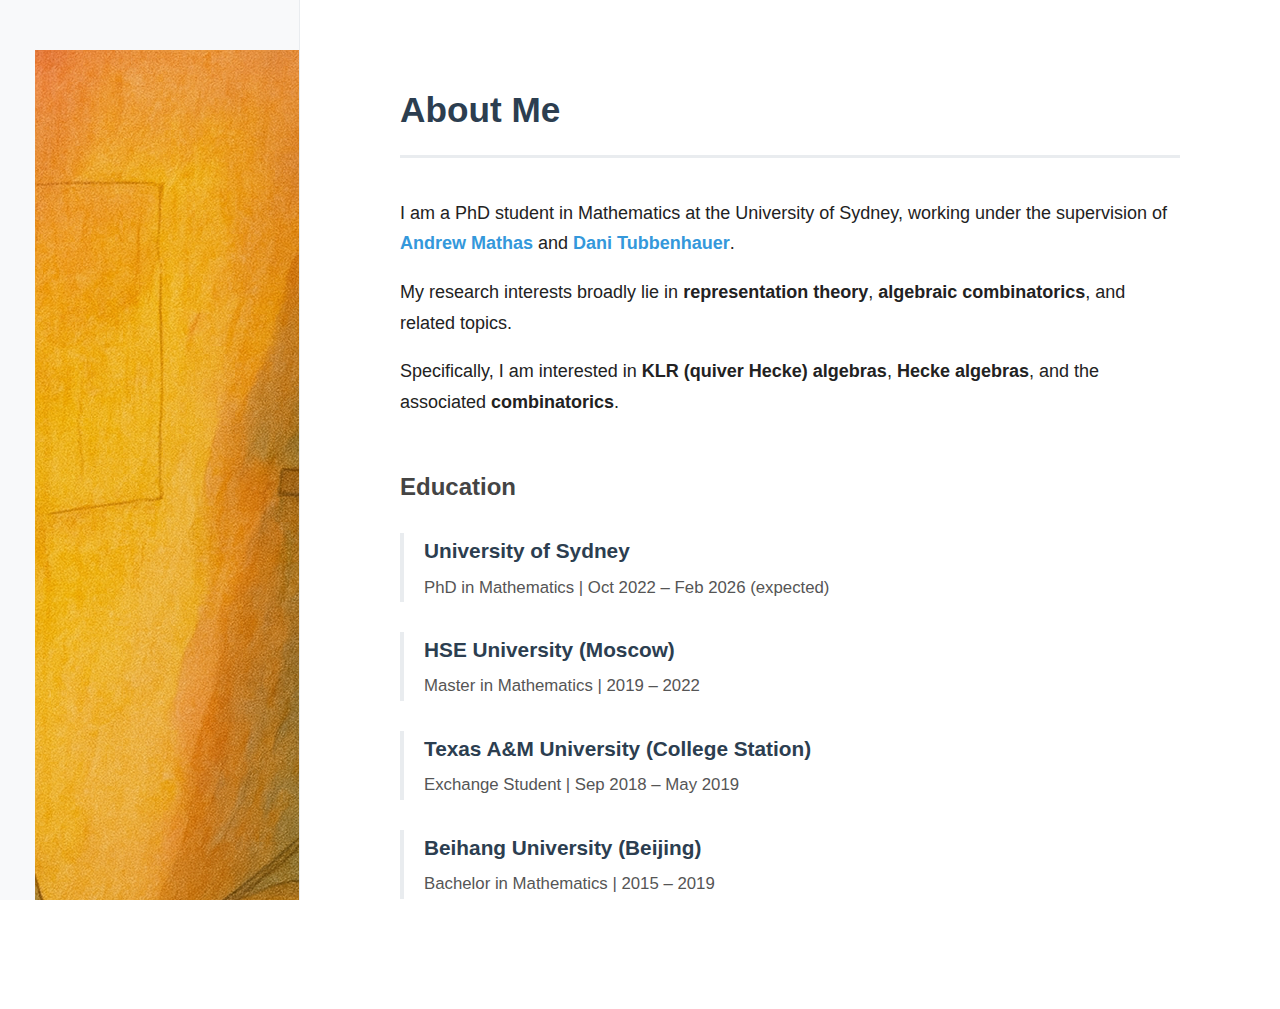
<file: index.html>
<!DOCTYPE html>
<html lang="en">
<head>
    <meta charset="UTF-8">
    <meta name="viewport" content="width=device-width, initial-scale=1.0">
    <title>Tao Qin | Home</title>
    <link rel="stylesheet" href="style.css">
</head>
<body>
    <aside class="sidebar">
        <div>
            <img src="avatar.jpg" alt="Tao Qin" class="profile-avatar">

            <div class="profile-name">Tao Qin</div>
            <div class="profile-role">PhD Candidate in Mathematics</div>
            
            ```
### 效果预览
你的侧边栏最上方会出现一个漂亮的圆形卡通头像。当你鼠标滑过它时，它还会俏皮地微微转动一下。这样的设计既保留了学术网站的专业性，又展示了你有用的一面！
        
        <div>
            <div class="profile-name">Tao Qin</div>
            <div class="profile-role">PhD Candidate in Mathematics</div>
            
            <div class="contact-info">
                <p style="margin: 0 0 15px 0;">
                    University of Sydney<br>
                    Carslaw Building F07
                </p>
                <span class="email">tao [dot] qin97 [at] gmail [dot] com</span>
                <span class="email">tao [dot] qin [at] sydney [dot] edu [dot] au</span>
            </div>
        </div>

        <ul class="nav-links">
            <li><a href="index.html" class="active">About Me</a></li>
            <li><a href="research.html">Research</a></li>
            <li><a href="talks.html">Talks & Visits</a></li>
            <li><a href="teaching.html">Teaching</a></li>
        </ul>

        <a href="index_cn.html" class="lang-btn">中文 / Chinese</a>

        <div style="margin-top: auto; font-size: 0.9rem; color: #999;">&copy; 2025 Tao Qin</div>
    </aside>

    <main class="main-content">
        <h2 class="section-title">About Me</h2>
        <p>
            I am a PhD student in Mathematics at the University of Sydney, working under the supervision of 
            <a href="https://www.maths.usyd.edu.au/u/mathas/" target="_blank"><strong>Andrew Mathas</strong></a> 
            and 
            <a href="https://www.dtubbenhauer.com" target="_blank"><strong>Dani Tubbenhauer</strong></a>. 
        </p>
        <p>
            My research interests broadly lie in <strong>representation theory</strong>, <strong>algebraic combinatorics</strong>, 
            and related topics.
        </p>
        <p>
            Specifically, I am interested in <strong>KLR (quiver Hecke) algebras</strong>, <strong>Hecke algebras</strong>, 
            and the associated <strong>combinatorics</strong>.
        </p>

        <h3 style="font-size: 1.5rem; color: #444; margin-top: 50px; margin-bottom: 25px;">Education</h3>
        
        <div class="edu-item">
            <div class="edu-school">University of Sydney</div>
            <div class="edu-meta">PhD in Mathematics | Oct 2022 – Feb 2026 (expected)</div>
        </div>
        <div class="edu-item">
            <div class="edu-school">HSE University (Moscow)</div>
            <div class="edu-meta">Master in Mathematics | 2019 – 2022</div>
        </div>
        <div class="edu-item">
            <div class="edu-school">Texas A&amp;M University (College Station)</div>
            <div class="edu-meta">Exchange Student | Sep 2018 – May 2019</div>
        </div>
        <div class="edu-item">
            <div class="edu-school">Beihang University (Beijing)</div>
            <div class="edu-meta">Bachelor in Mathematics | 2015 – 2019</div>
        </div>
    </main>
</body>
</html>
</file>
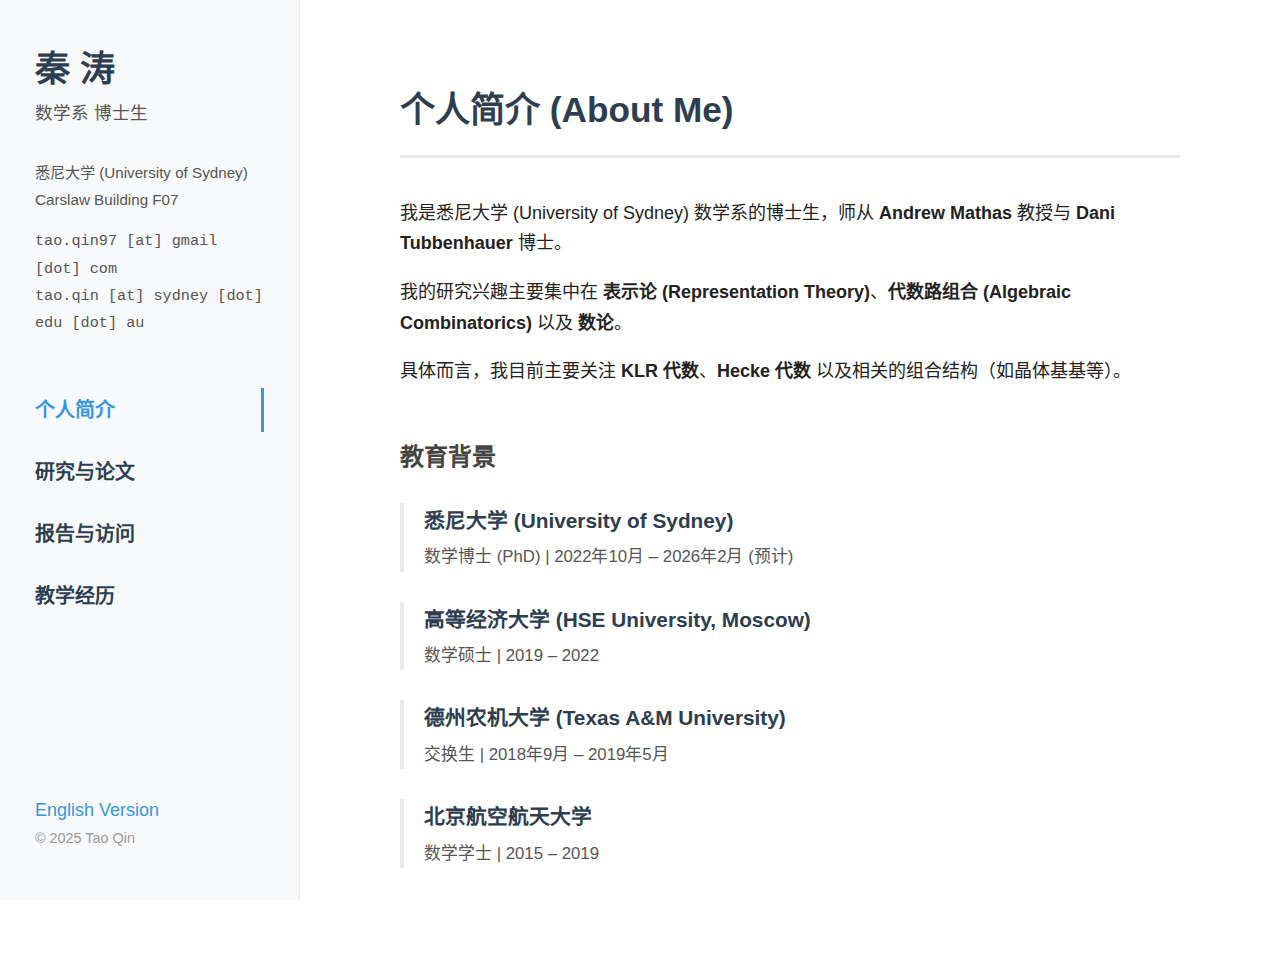
<file: index_cn.html>
<!DOCTYPE html>
<html lang="zh-CN">
<head>
    <meta charset="UTF-8">
    <meta name="viewport" content="width=device-width, initial-scale=1.0">
    <title>秦涛 | 个人主页</title>
    <link rel="stylesheet" href="style.css">
</head>
<body>
    <aside class="sidebar">
        <div>
            <div class="profile-name">秦 涛</div>
            <div class="profile-role">数学系 博士生</div>
            <div class="contact-info">
                <p style="margin: 0 0 15px 0;">悉尼大学 (University of Sydney)<br>Carslaw Building F07</p>
                <span class="email">tao.qin97 [at] gmail [dot] com</span>
                <span class="email">tao.qin [at] sydney [dot] edu [dot] au</span>
            </div>
        </div>
        
        <ul class="nav-links">
            <li><a href="index_cn.html" class="active">个人简介</a></li>
            <li><a href="research.html">研究与论文</a></li>
            <li><a href="talks.html">报告与访问</a></li>
            <li><a href="teaching.html">教学经历</a></li>
        </ul>

        <a href="index.html" class="lang-btn">English Version</a>

        <div style="margin-top: auto; font-size: 0.9rem; color: #999;">&copy; 2025 Tao Qin</div>
    </aside>

    <main class="main-content">
        <h2 class="section-title">个人简介 (About Me)</h2>
        <p>
            我是悉尼大学 (University of Sydney) 数学系的博士生，师从 
            <strong>Andrew Mathas</strong> 教授与 <strong>Dani Tubbenhauer</strong> 博士。
        </p>
        <p>
            我的研究兴趣主要集中在 <strong>表示论 (Representation Theory)</strong>、<strong>代数路组合 (Algebraic Combinatorics)</strong> 以及 <strong>数论</strong>。
        </p>
        <p>
            具体而言，我目前主要关注 <strong>KLR 代数</strong>、<strong>Hecke 代数</strong> 以及相关的组合结构（如晶体基基等）。
        </p>

        <h3 style="font-size: 1.5rem; color: #444; margin-top: 50px; margin-bottom: 25px;">教育背景</h3>
        
        <div class="edu-item">
            <div class="edu-school">悉尼大学 (University of Sydney)</div>
            <div class="edu-meta">数学博士 (PhD) | 2022年10月 – 2026年2月 (预计)</div>
        </div>
        <div class="edu-item">
            <div class="edu-school">高等经济大学 (HSE University, Moscow)</div>
            <div class="edu-meta">数学硕士 | 2019 – 2022</div>
        </div>
        <div class="edu-item">
            <div class="edu-school">德州农机大学 (Texas A&M University)</div>
            <div class="edu-meta">交换生 | 2018年9月 – 2019年5月</div>
        </div>
        <div class="edu-item">
            <div class="edu-school">北京航空航天大学</div>
            <div class="edu-meta">数学学士 | 2015 – 2019</div>
        </div>
    </main>
</body>
</html>
</file>
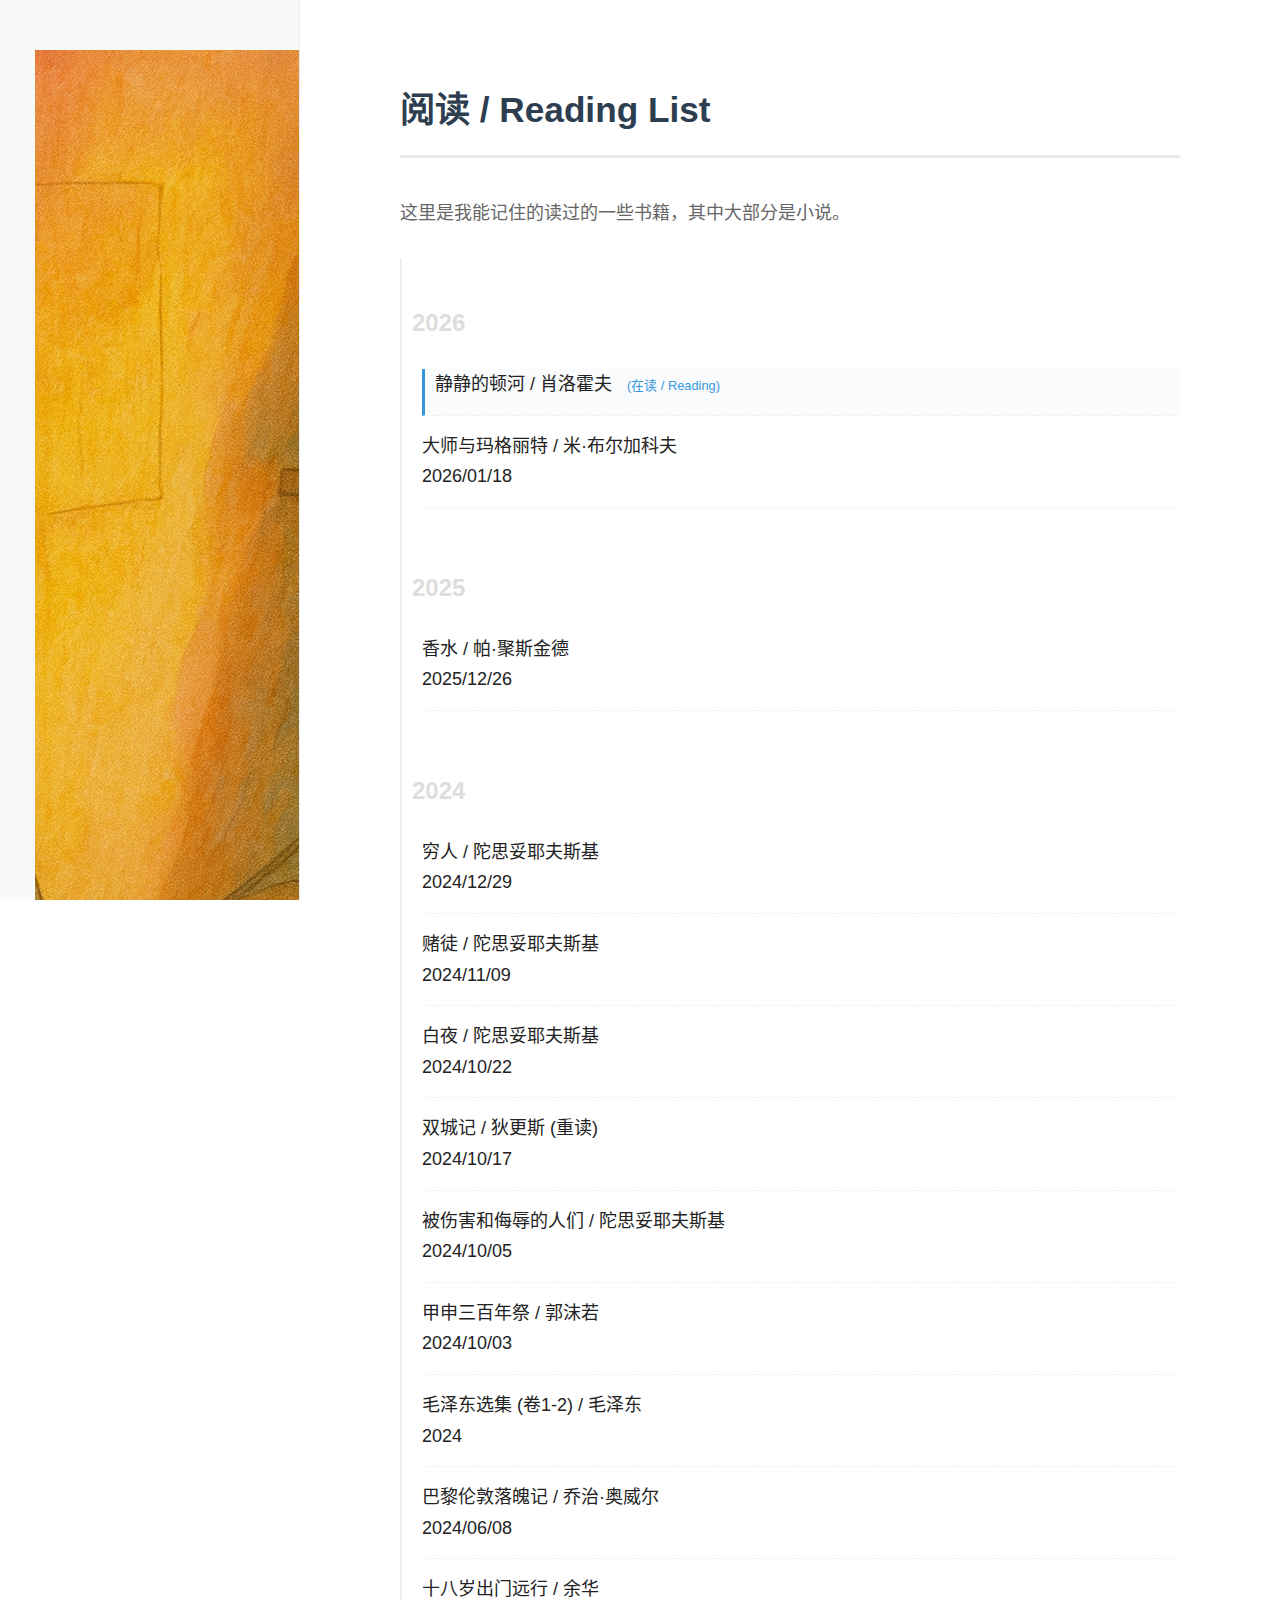
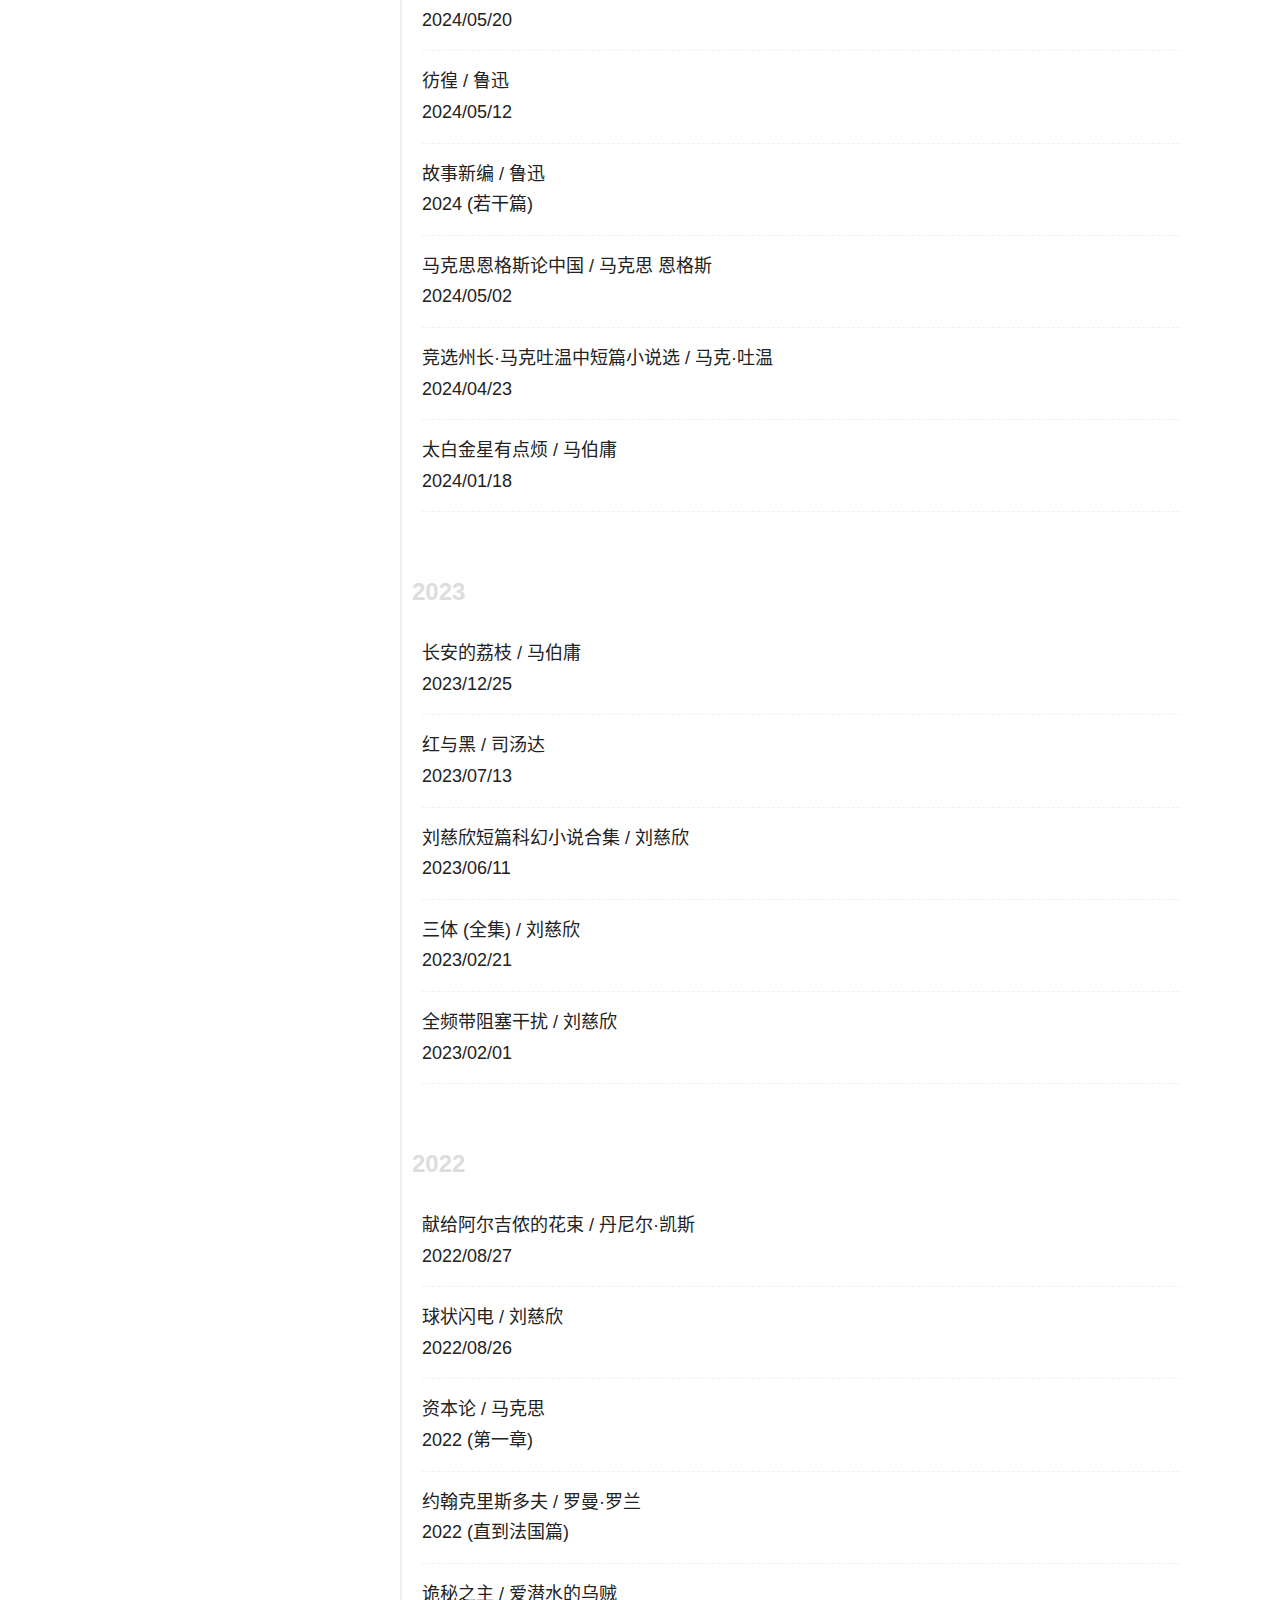
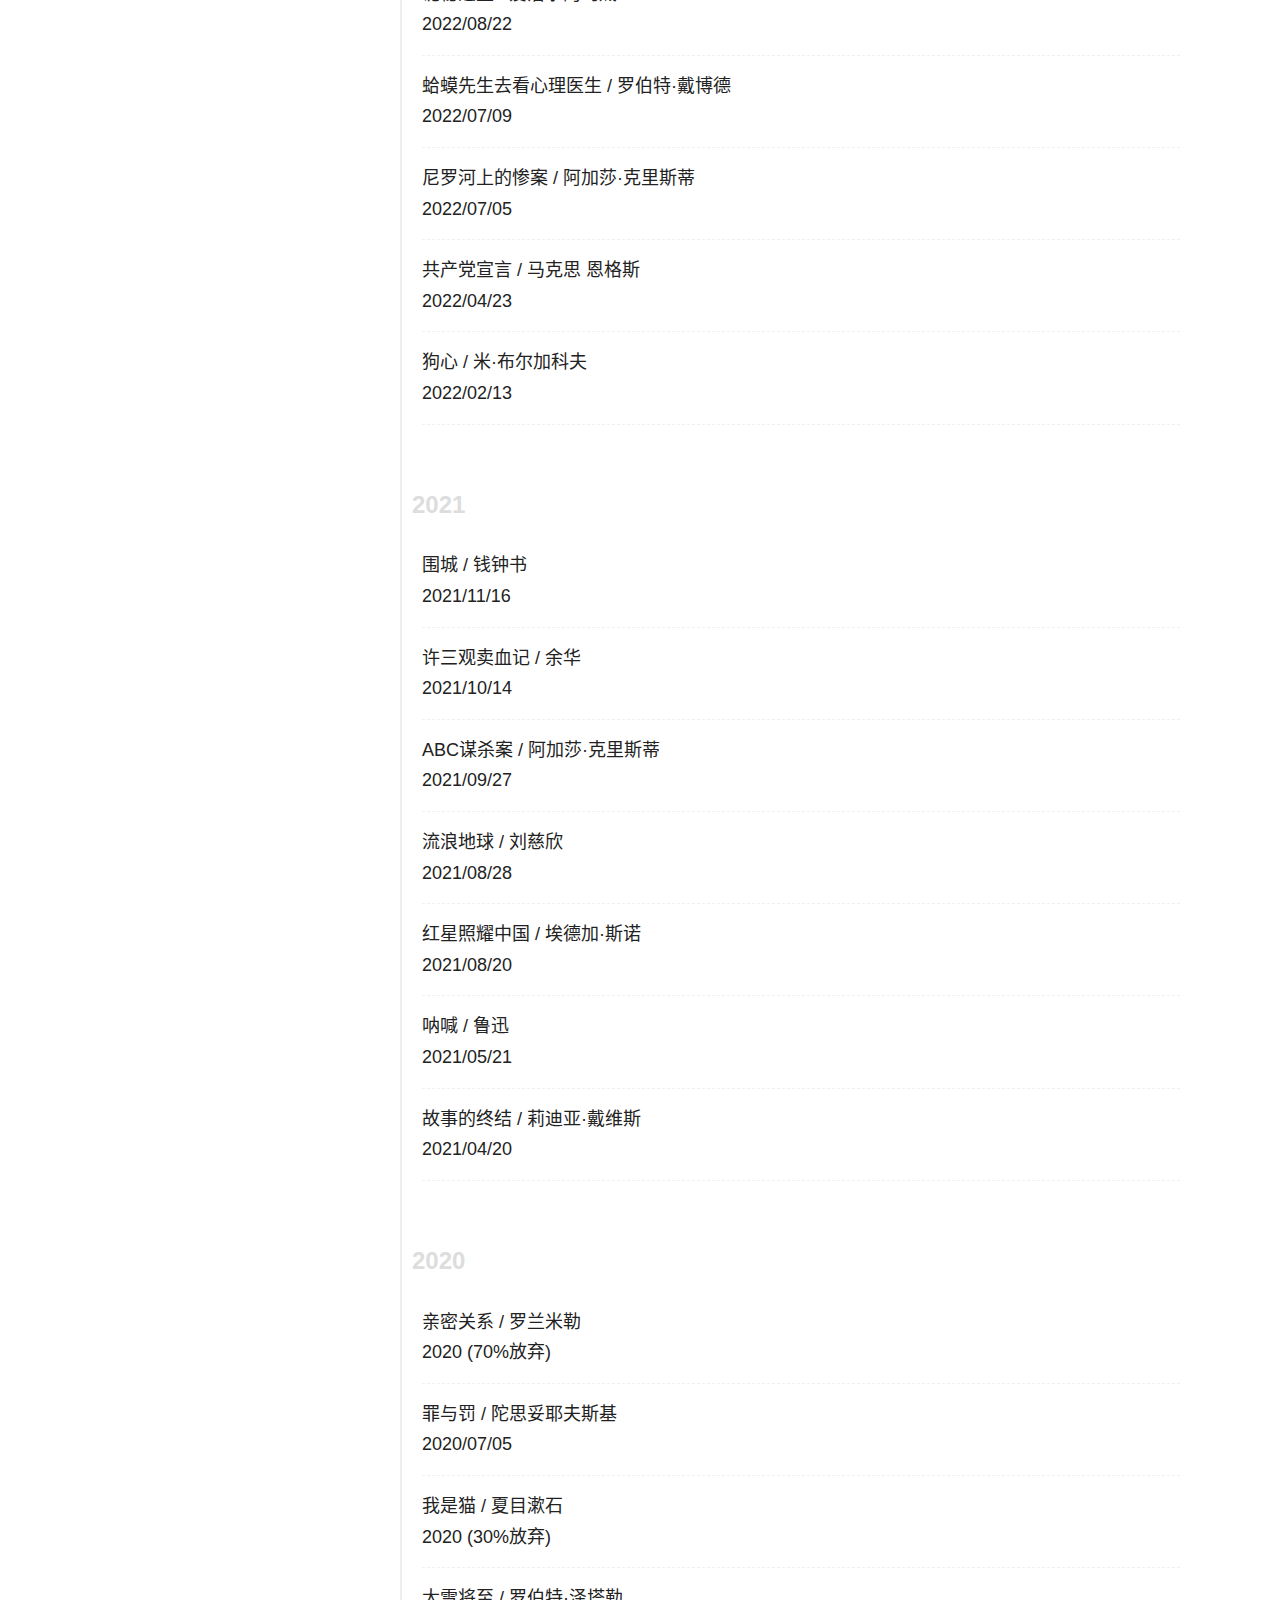
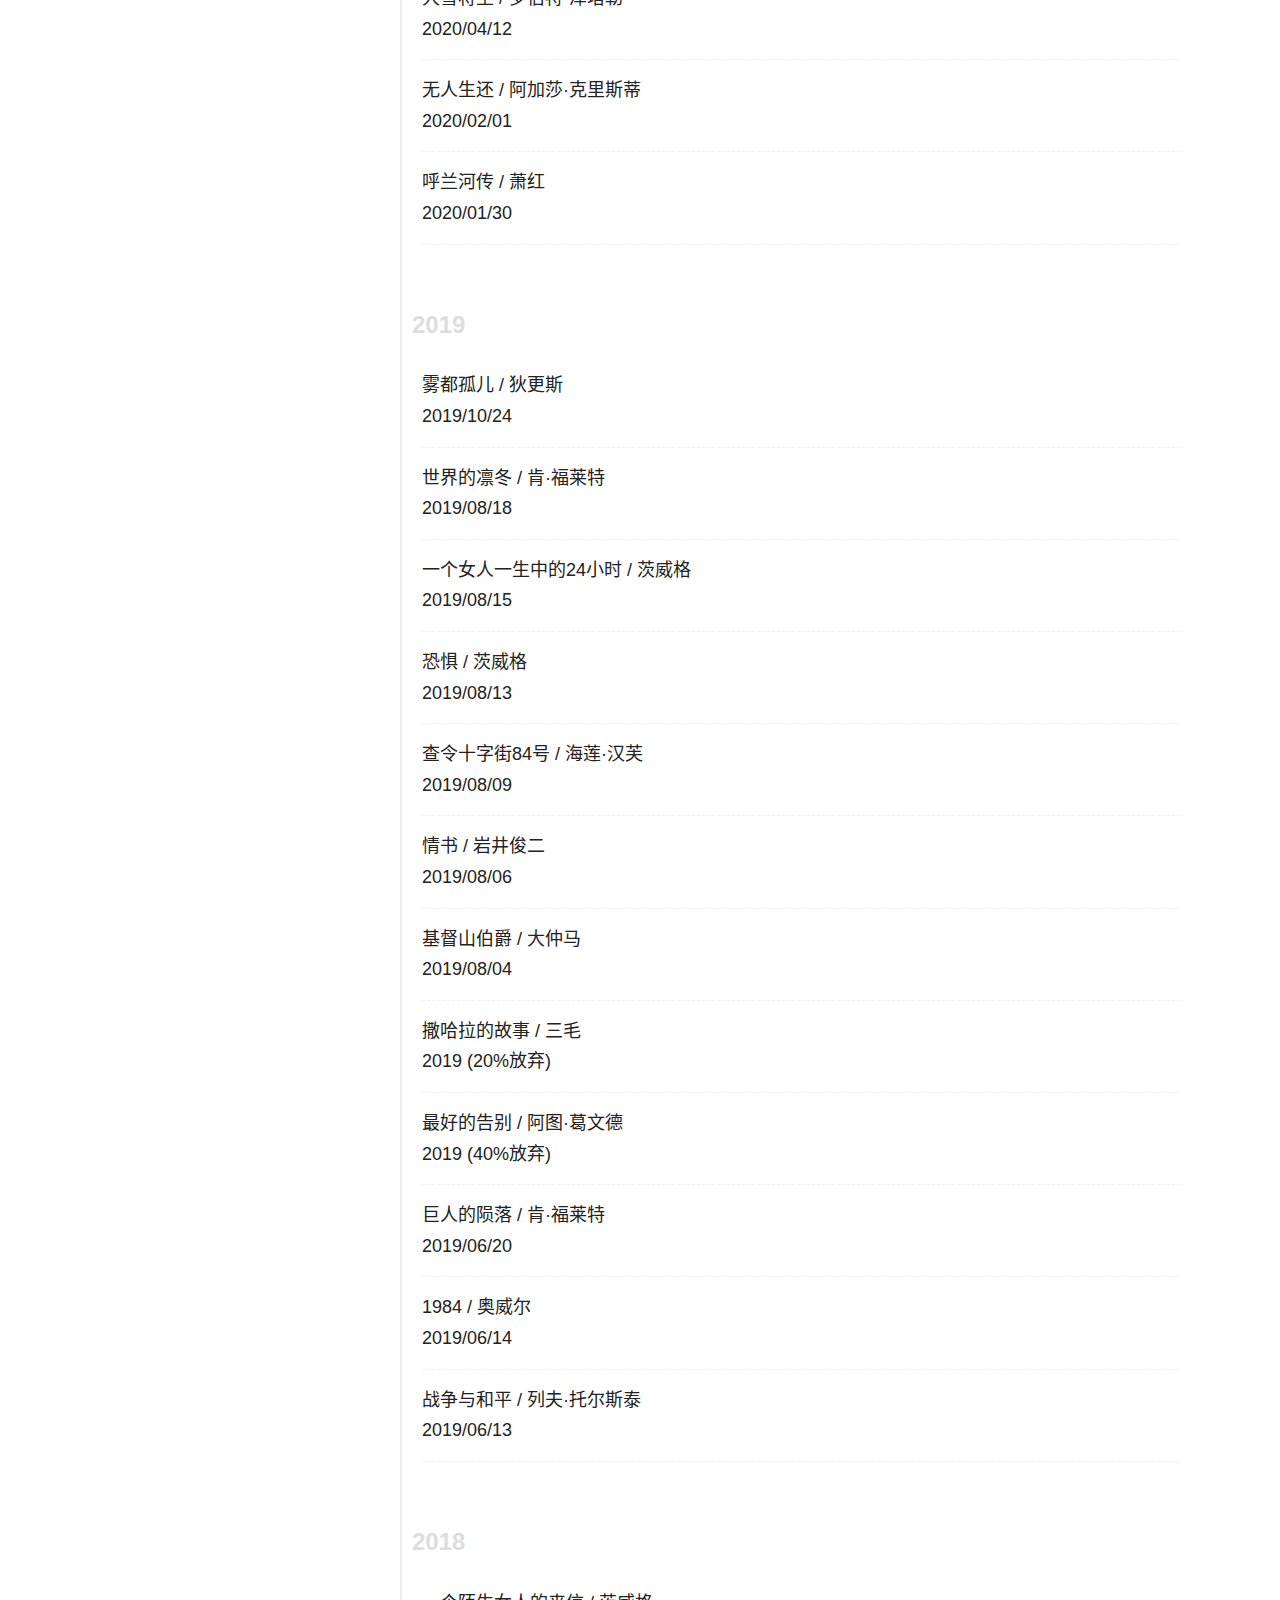
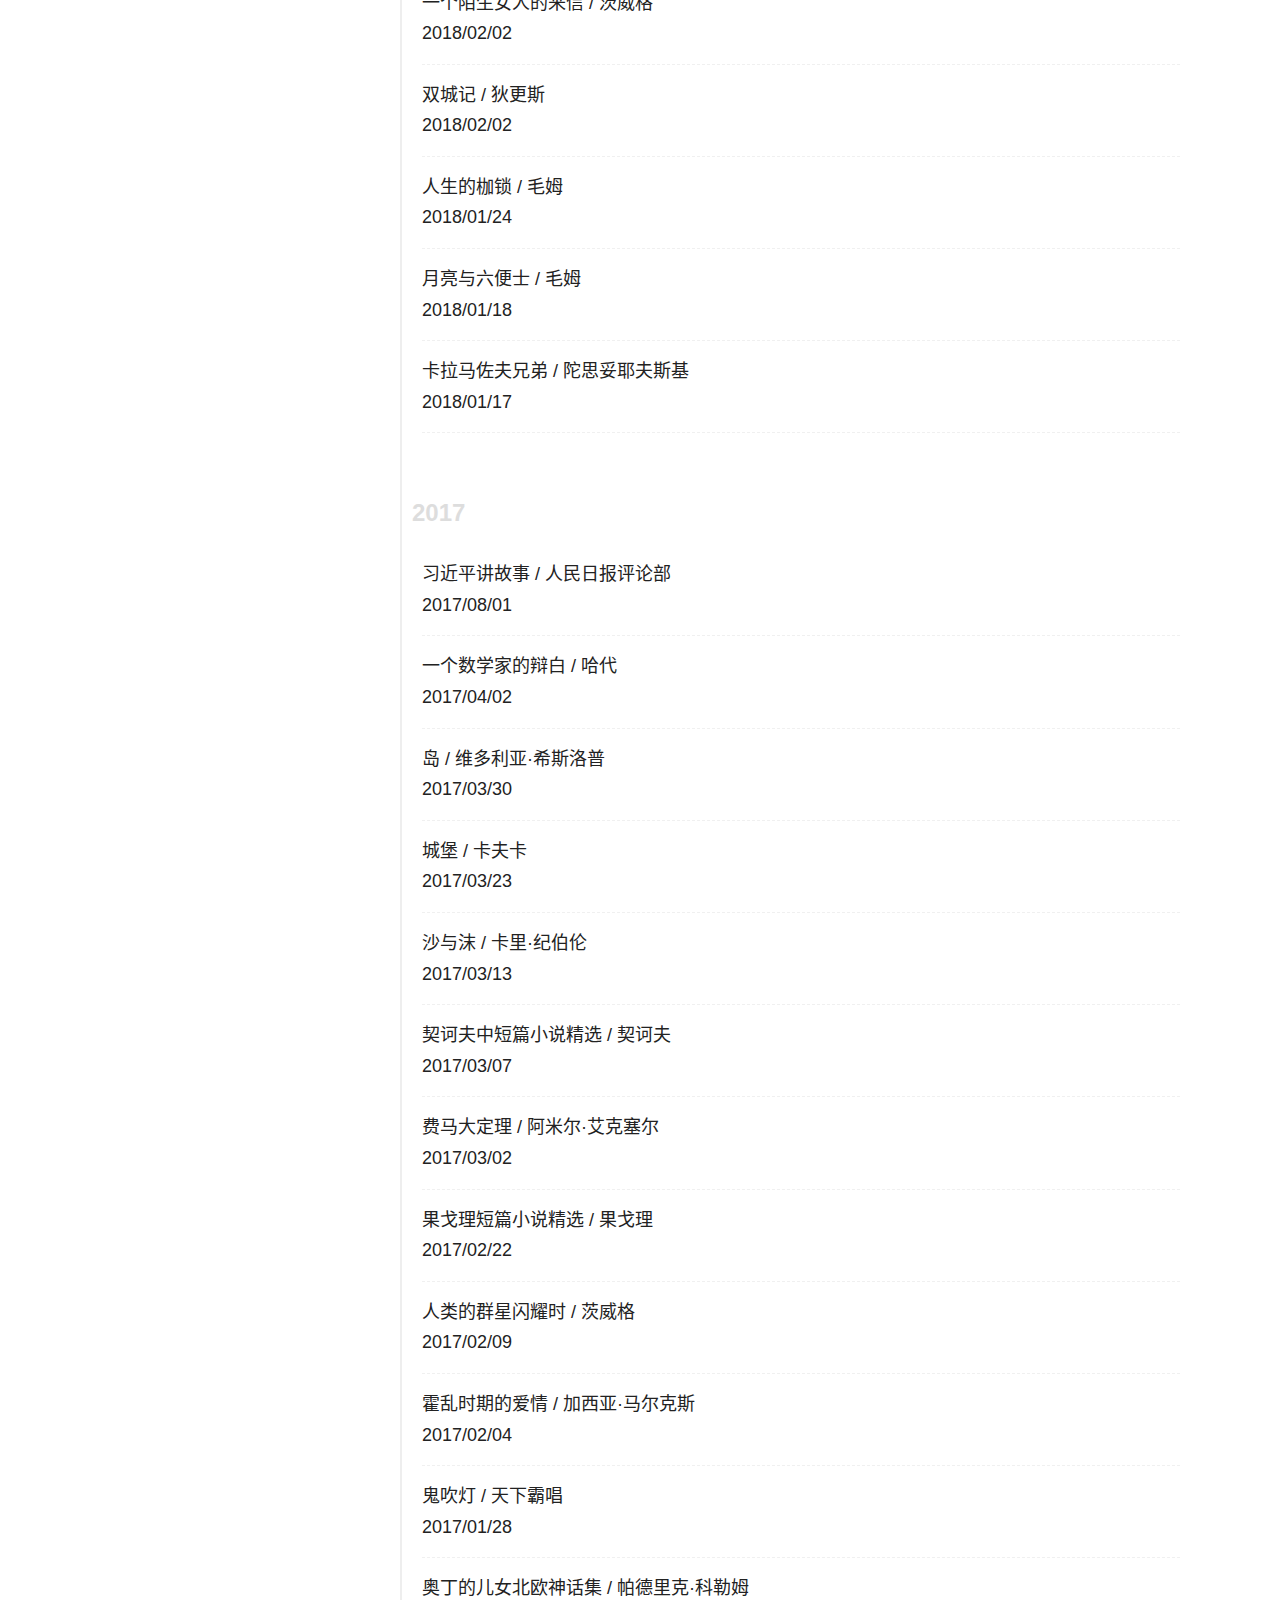
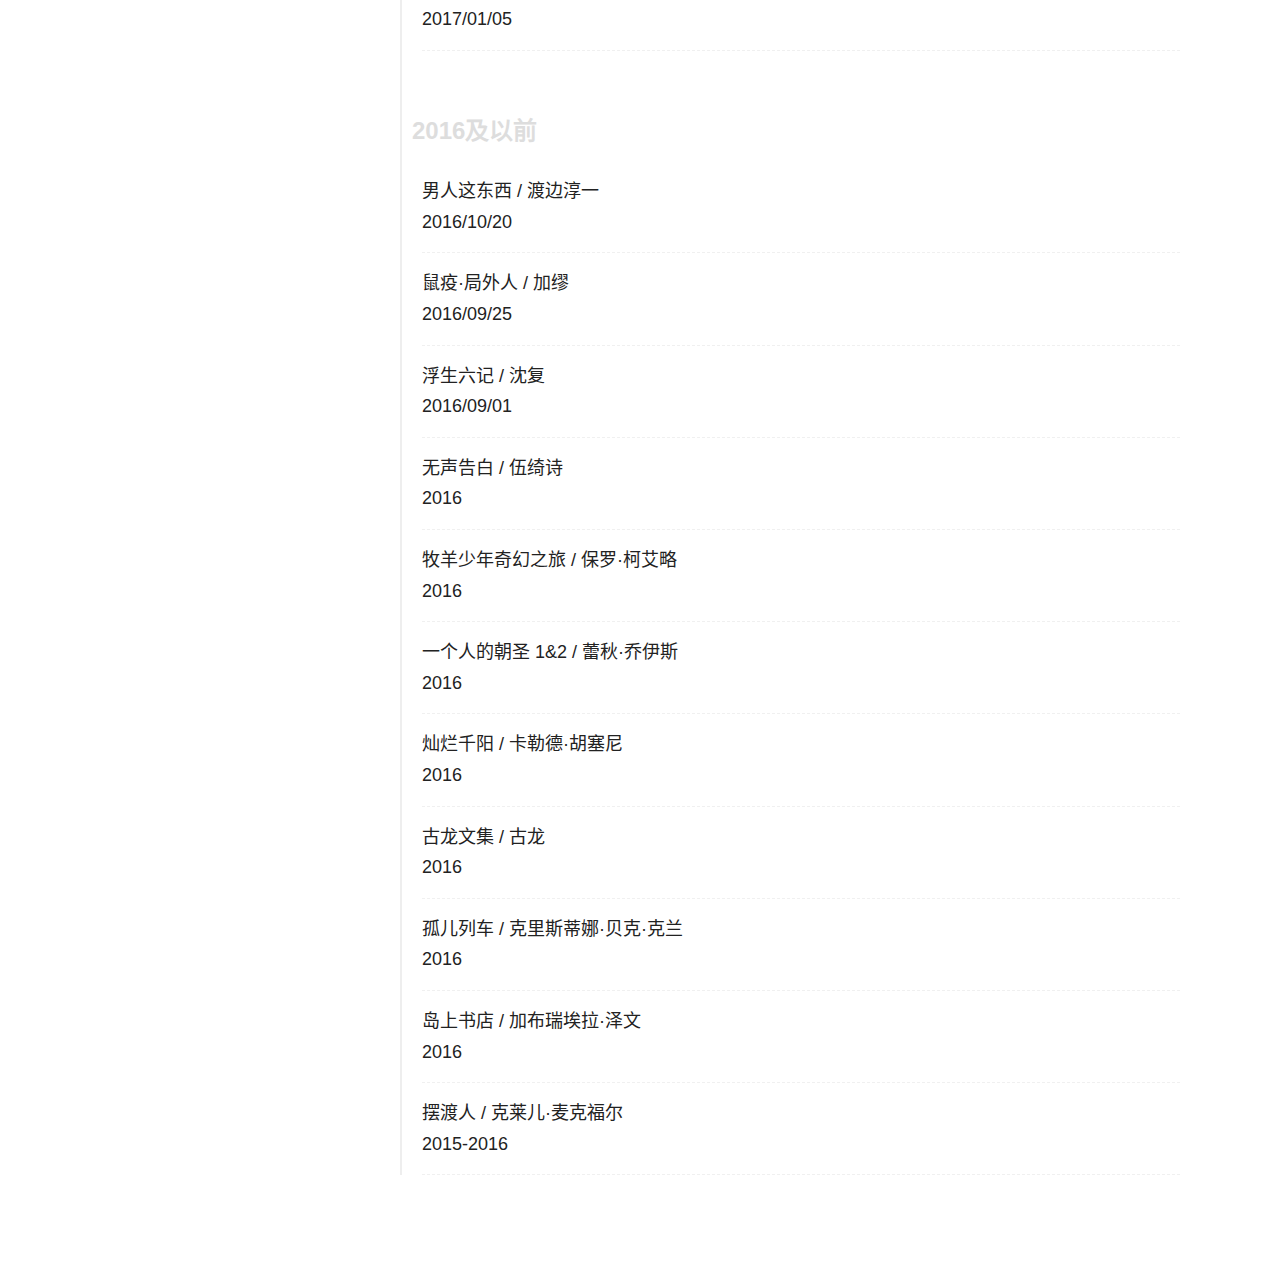
<file: reading_cn.html>
<!DOCTYPE html>
<html lang="zh-CN">
<head>
    <meta charset="UTF-8">
    <meta name="viewport" content="width=device-width, initial-scale=1.0">
    <title>秦涛 | 阅读</title>
    <link rel="stylesheet" href="style.css">
    <style>
        /* 针对阅读页面的微调 */
        .book-container {
            margin-top: 30px;
            border-left: 2px solid #eee; /* 左侧时间轴线 */
            padding-left: 20px;
        }
        .book-item {
            margin-bottom: 15px;
            padding-bottom: 15px;
            border-bottom: 1px dashed #f0f0f0;
        }
        .book-year-label {
            font-size: 1.5rem;
            font-weight: bold;
            color: #ddd;
            margin: 40px 0 20px -20px; /* 让年份突出一点 */
            background: #fff;
            padding: 5px 10px;
            display: inline-block;
        }
    </style>
</head>
<body>
    <aside class="sidebar">
        <div>
            <img src="avatar.jpg" alt="Tao Qin" class="profile-avatar">

            <div class="profile-name">秦 涛</div>
            <div class="contact-info">
                <span class="email">First Name [dot] Last Name [at] sydney [dot] edu [dot] au</span>
            </div>
        </div>

        <ul class="nav-links">
            <li><a href="index_cn.html">个人简介 (About)</a></li>
            <li><a href="research_cn.html">研究成果 (Research)</a></li>
            <li><a href="talks_cn.html">学术活动 (Talks)</a></li>
            <li><a href="teaching_cn.html">教学经历 (Teaching)</a></li>
            <li><a href="reading_cn.html" class="active">阅读 (Reading)</a></li>
        </ul>

        <a href="index.html" class="lang-btn">English Version</a>

        <div style="margin-top: auto; font-size: 0.9rem; color: #999;">&copy; 2025 秦涛</div>
    </aside>

    <main class="main-content">
        <h2 class="section-title">阅读 / Reading List</h2>
        <p style="color: #666; margin-bottom: 30px;">
            这里是我能记住的读过的一些书籍，其中大部分是小说。
        </p>

       <div class="book-container">
            <div class="book-year-label">2026</div>
            <div class="book-item" style="background-color: #f9fbfd; border-left: 3px solid #3498db; padding-left: 10px;">
                <div class="book-info">
                    <span class="book-title">静静的顿河</span> 
                    <span class="book-author">/ 肖洛霍夫</span>
                    <span style="font-size:0.8rem; color:#3498db; margin-left:10px;">(在读 / Reading)</span>
                </div>
            </div>
        
            <div class="book-item">
                <div class="book-info">
                    <span class="book-title">大师与玛格丽特</span> <span class="book-author">/ 米·布尔加科夫</span>
                </div>
                <div class="book-date">2026/01/18</div>
            </div>
            
            <div class="book-year-label">2025</div>
            <div class="book-item">
                <div class="book-info">
                    <span class="book-title">香水</span> <span class="book-author">/ 帕·聚斯金德</span>
                </div>
                <div class="book-date">2025/12/26</div>
            </div> 
        
            <div class="book-year-label">2024</div>
            <div class="book-item"><div class="book-info"><span class="book-title">穷人</span> <span class="book-author">/ 陀思妥耶夫斯基</span></div><div class="book-date">2024/12/29</div></div>
            <div class="book-item"><div class="book-info"><span class="book-title">赌徒</span> <span class="book-author">/ 陀思妥耶夫斯基</span></div><div class="book-date">2024/11/09</div></div>
            <div class="book-item"><div class="book-info"><span class="book-title">白夜</span> <span class="book-author">/ 陀思妥耶夫斯基</span></div><div class="book-date">2024/10/22</div></div>
            <div class="book-item"><div class="book-info"><span class="book-title">双城记</span> <span class="book-author">/ 狄更斯 (重读)</span></div><div class="book-date">2024/10/17</div></div>
            <div class="book-item"><div class="book-info"><span class="book-title">被伤害和侮辱的人们</span> <span class="book-author">/ 陀思妥耶夫斯基</span></div><div class="book-date">2024/10/05</div></div>
            <div class="book-item"><div class="book-info"><span class="book-title">甲申三百年祭</span> <span class="book-author">/ 郭沫若</span></div><div class="book-date">2024/10/03</div></div>
            <div class="book-item"><div class="book-info"><span class="book-title">毛泽东选集 (卷1-2)</span> <span class="book-author">/ 毛泽东</span></div><div class="book-date">2024</div></div>
            <div class="book-item"><div class="book-info"><span class="book-title">巴黎伦敦落魄记</span> <span class="book-author">/ 乔治·奥威尔</span></div><div class="book-date">2024/06/08</div></div>
            <div class="book-item"><div class="book-info"><span class="book-title">十八岁出门远行</span> <span class="book-author">/ 余华</span></div><div class="book-date">2024/05/20</div></div>
            <div class="book-item"><div class="book-info"><span class="book-title">彷徨</span> <span class="book-author">/ 鲁迅</span></div><div class="book-date">2024/05/12</div></div>
            <div class="book-item"><div class="book-info"><span class="book-title">故事新编</span> <span class="book-author">/ 鲁迅</span></div><div class="book-date">2024 (若干篇)</div></div>
            <div class="book-item"><div class="book-info"><span class="book-title">马克思恩格斯论中国</span> <span class="book-author">/ 马克思 恩格斯</span></div><div class="book-date">2024/05/02</div></div>
            <div class="book-item"><div class="book-info"><span class="book-title">竞选州长·马克吐温中短篇小说选</span> <span class="book-author">/ 马克·吐温</span></div><div class="book-date">2024/04/23</div></div>
            <div class="book-item"><div class="book-info"><span class="book-title">太白金星有点烦</span> <span class="book-author">/ 马伯庸</span></div><div class="book-date">2024/01/18</div></div>

            <div class="book-year-label">2023</div>
            <div class="book-item"><div class="book-info"><span class="book-title">长安的荔枝</span> <span class="book-author">/ 马伯庸</span></div><div class="book-date">2023/12/25</div></div>
            <div class="book-item"><div class="book-info"><span class="book-title">红与黑</span> <span class="book-author">/ 司汤达</span></div><div class="book-date">2023/07/13</div></div>
            <div class="book-item"><div class="book-info"><span class="book-title">刘慈欣短篇科幻小说合集</span> <span class="book-author">/ 刘慈欣</span></div><div class="book-date">2023/06/11</div></div>
            <div class="book-item"><div class="book-info"><span class="book-title">三体 (全集)</span> <span class="book-author">/ 刘慈欣</span></div><div class="book-date">2023/02/21</div></div>
            <div class="book-item"><div class="book-info"><span class="book-title">全频带阻塞干扰</span> <span class="book-author">/ 刘慈欣</span></div><div class="book-date">2023/02/01</div></div>

            <div class="book-year-label">2022</div>
            <div class="book-item"><div class="book-info"><span class="book-title">献给阿尔吉侬的花束</span> <span class="book-author">/ 丹尼尔·凯斯</span></div><div class="book-date">2022/08/27</div></div>
            <div class="book-item"><div class="book-info"><span class="book-title">球状闪电</span> <span class="book-author">/ 刘慈欣</span></div><div class="book-date">2022/08/26</div></div>
            <div class="book-item"><div class="book-info"><span class="book-title">资本论</span> <span class="book-author">/ 马克思</span></div><div class="book-date">2022 (第一章)</div></div>
            <div class="book-item"><div class="book-info"><span class="book-title">约翰克里斯多夫</span> <span class="book-author">/ 罗曼·罗兰</span></div><div class="book-date">2022 (直到法国篇)</div></div>
            <div class="book-item"><div class="book-info"><span class="book-title">诡秘之主</span> <span class="book-author">/ 爱潜水的乌贼</span></div><div class="book-date">2022/08/22</div></div>
            <div class="book-item"><div class="book-info"><span class="book-title">蛤蟆先生去看心理医生</span> <span class="book-author">/ 罗伯特·戴博德</span></div><div class="book-date">2022/07/09</div></div>
            <div class="book-item"><div class="book-info"><span class="book-title">尼罗河上的惨案</span> <span class="book-author">/ 阿加莎·克里斯蒂</span></div><div class="book-date">2022/07/05</div></div>
            <div class="book-item"><div class="book-info"><span class="book-title">共产党宣言</span> <span class="book-author">/ 马克思 恩格斯</span></div><div class="book-date">2022/04/23</div></div>
            <div class="book-item"><div class="book-info"><span class="book-title">狗心</span> <span class="book-author">/ 米·布尔加科夫</span></div><div class="book-date">2022/02/13</div></div>

            <div class="book-year-label">2021</div>
            <div class="book-item"><div class="book-info"><span class="book-title">围城</span> <span class="book-author">/ 钱钟书</span></div><div class="book-date">2021/11/16</div></div>
            <div class="book-item"><div class="book-info"><span class="book-title">许三观卖血记</span> <span class="book-author">/ 余华</span></div><div class="book-date">2021/10/14</div></div>
            <div class="book-item"><div class="book-info"><span class="book-title">ABC谋杀案</span> <span class="book-author">/ 阿加莎·克里斯蒂</span></div><div class="book-date">2021/09/27</div></div>
            <div class="book-item"><div class="book-info"><span class="book-title">流浪地球</span> <span class="book-author">/ 刘慈欣</span></div><div class="book-date">2021/08/28</div></div>
            <div class="book-item"><div class="book-info"><span class="book-title">红星照耀中国</span> <span class="book-author">/ 埃德加·斯诺</span></div><div class="book-date">2021/08/20</div></div>
            <div class="book-item"><div class="book-info"><span class="book-title">呐喊</span> <span class="book-author">/ 鲁迅</span></div><div class="book-date">2021/05/21</div></div>
            <div class="book-item"><div class="book-info"><span class="book-title">故事的终结</span> <span class="book-author">/ 莉迪亚·戴维斯</span></div><div class="book-date">2021/04/20</div></div>

            <div class="book-year-label">2020</div>
            <div class="book-item"><div class="book-info"><span class="book-title">亲密关系</span> <span class="book-author">/ 罗兰米勒</span></div><div class="book-date">2020 (70%放弃)</div></div>
            <div class="book-item"><div class="book-info"><span class="book-title">罪与罚</span> <span class="book-author">/ 陀思妥耶夫斯基</span></div><div class="book-date">2020/07/05</div></div>
            <div class="book-item"><div class="book-info"><span class="book-title">我是猫</span> <span class="book-author">/ 夏目漱石</span></div><div class="book-date">2020 (30%放弃)</div></div>
            <div class="book-item"><div class="book-info"><span class="book-title">大雪将至</span> <span class="book-author">/ 罗伯特·泽塔勒</span></div><div class="book-date">2020/04/12</div></div>
            <div class="book-item"><div class="book-info"><span class="book-title">无人生还</span> <span class="book-author">/ 阿加莎·克里斯蒂</span></div><div class="book-date">2020/02/01</div></div>
            <div class="book-item"><div class="book-info"><span class="book-title">呼兰河传</span> <span class="book-author">/ 萧红</span></div><div class="book-date">2020/01/30</div></div>

            <div class="book-year-label">2019</div>
            <div class="book-item"><div class="book-info"><span class="book-title">雾都孤儿</span> <span class="book-author">/ 狄更斯</span></div><div class="book-date">2019/10/24</div></div>
            <div class="book-item"><div class="book-info"><span class="book-title">世界的凛冬</span> <span class="book-author">/ 肯·福莱特</span></div><div class="book-date">2019/08/18</div></div>
            <div class="book-item"><div class="book-info"><span class="book-title">一个女人一生中的24小时</span> <span class="book-author">/ 茨威格</span></div><div class="book-date">2019/08/15</div></div>
            <div class="book-item"><div class="book-info"><span class="book-title">恐惧</span> <span class="book-author">/ 茨威格</span></div><div class="book-date">2019/08/13</div></div>
            <div class="book-item"><div class="book-info"><span class="book-title">查令十字街84号</span> <span class="book-author">/ 海莲·汉芙</span></div><div class="book-date">2019/08/09</div></div>
            <div class="book-item"><div class="book-info"><span class="book-title">情书</span> <span class="book-author">/ 岩井俊二</span></div><div class="book-date">2019/08/06</div></div>
            <div class="book-item"><div class="book-info"><span class="book-title">基督山伯爵</span> <span class="book-author">/ 大仲马</span></div><div class="book-date">2019/08/04</div></div>
            <div class="book-item"><div class="book-info"><span class="book-title">撒哈拉的故事</span> <span class="book-author">/ 三毛</span></div><div class="book-date">2019 (20%放弃)</div></div>
            <div class="book-item"><div class="book-info"><span class="book-title">最好的告别</span> <span class="book-author">/ 阿图·葛文德</span></div><div class="book-date">2019 (40%放弃)</div></div>
            <div class="book-item"><div class="book-info"><span class="book-title">巨人的陨落</span> <span class="book-author">/ 肯·福莱特</span></div><div class="book-date">2019/06/20</div></div>
            <div class="book-item"><div class="book-info"><span class="book-title">1984</span> <span class="book-author">/ 奥威尔</span></div><div class="book-date">2019/06/14</div></div>
            <div class="book-item"><div class="book-info"><span class="book-title">战争与和平</span> <span class="book-author">/ 列夫·托尔斯泰</span></div><div class="book-date">2019/06/13</div></div>

            <div class="book-year-label">2018</div>
            <div class="book-item"><div class="book-info"><span class="book-title">一个陌生女人的来信</span> <span class="book-author">/ 茨威格</span></div><div class="book-date">2018/02/02</div></div>
            <div class="book-item"><div class="book-info"><span class="book-title">双城记</span> <span class="book-author">/ 狄更斯</span></div><div class="book-date">2018/02/02</div></div>
            <div class="book-item"><div class="book-info"><span class="book-title">人生的枷锁</span> <span class="book-author">/ 毛姆</span></div><div class="book-date">2018/01/24</div></div>
            <div class="book-item"><div class="book-info"><span class="book-title">月亮与六便士</span> <span class="book-author">/ 毛姆</span></div><div class="book-date">2018/01/18</div></div>
            <div class="book-item"><div class="book-info"><span class="book-title">卡拉马佐夫兄弟</span> <span class="book-author">/ 陀思妥耶夫斯基</span></div><div class="book-date">2018/01/17</div></div>

            <div class="book-year-label">2017</div>
            <div class="book-item"><div class="book-info"><span class="book-title">习近平讲故事</span> <span class="book-author">/ 人民日报评论部</span></div><div class="book-date">2017/08/01</div></div>
            <div class="book-item"><div class="book-info"><span class="book-title">一个数学家的辩白</span> <span class="book-author">/ 哈代</span></div><div class="book-date">2017/04/02</div></div>
            <div class="book-item"><div class="book-info"><span class="book-title">岛</span> <span class="book-author">/ 维多利亚·希斯洛普</span></div><div class="book-date">2017/03/30</div></div>
            <div class="book-item"><div class="book-info"><span class="book-title">城堡</span> <span class="book-author">/ 卡夫卡</span></div><div class="book-date">2017/03/23</div></div>
            <div class="book-item"><div class="book-info"><span class="book-title">沙与沫</span> <span class="book-author">/ 卡里·纪伯伦</span></div><div class="book-date">2017/03/13</div></div>
            <div class="book-item"><div class="book-info"><span class="book-title">契诃夫中短篇小说精选</span> <span class="book-author">/ 契诃夫</span></div><div class="book-date">2017/03/07</div></div>
            <div class="book-item"><div class="book-info"><span class="book-title">费马大定理</span> <span class="book-author">/ 阿米尔·艾克塞尔</span></div><div class="book-date">2017/03/02</div></div>
            <div class="book-item"><div class="book-info"><span class="book-title">果戈理短篇小说精选</span> <span class="book-author">/ 果戈理</span></div><div class="book-date">2017/02/22</div></div>
            <div class="book-item"><div class="book-info"><span class="book-title">人类的群星闪耀时</span> <span class="book-author">/ 茨威格</span></div><div class="book-date">2017/02/09</div></div>
            <div class="book-item"><div class="book-info"><span class="book-title">霍乱时期的爱情</span> <span class="book-author">/ 加西亚·马尔克斯</span></div><div class="book-date">2017/02/04</div></div>
            <div class="book-item"><div class="book-info"><span class="book-title">鬼吹灯</span> <span class="book-author">/ 天下霸唱</span></div><div class="book-date">2017/01/28</div></div>
            <div class="book-item"><div class="book-info"><span class="book-title">奥丁的儿女北欧神话集</span> <span class="book-author">/ 帕德里克·科勒姆</span></div><div class="book-date">2017/01/05</div></div>

            <div class="book-year-label">2016及以前</div>
            <div class="book-item"><div class="book-info"><span class="book-title">男人这东西</span> <span class="book-author">/ 渡边淳一</span></div><div class="book-date">2016/10/20</div></div>
            <div class="book-item"><div class="book-info"><span class="book-title">鼠疫·局外人</span> <span class="book-author">/ 加缪</span></div><div class="book-date">2016/09/25</div></div>
            <div class="book-item"><div class="book-info"><span class="book-title">浮生六记</span> <span class="book-author">/ 沈复</span></div><div class="book-date">2016/09/01</div></div>
            <div class="book-item"><div class="book-info"><span class="book-title">无声告白</span> <span class="book-author">/ 伍绮诗</span></div><div class="book-date">2016</div></div>
            <div class="book-item"><div class="book-info"><span class="book-title">牧羊少年奇幻之旅</span> <span class="book-author">/ 保罗·柯艾略</span></div><div class="book-date">2016</div></div>
            <div class="book-item"><div class="book-info"><span class="book-title">一个人的朝圣 1&2</span> <span class="book-author">/ 蕾秋·乔伊斯</span></div><div class="book-date">2016</div></div>
            <div class="book-item"><div class="book-info"><span class="book-title">灿烂千阳</span> <span class="book-author">/ 卡勒德·胡塞尼</span></div><div class="book-date">2016</div></div>
            <div class="book-item"><div class="book-info"><span class="book-title">古龙文集</span> <span class="book-author">/ 古龙</span></div><div class="book-date">2016</div></div>
            <div class="book-item"><div class="book-info"><span class="book-title">孤儿列车</span> <span class="book-author">/ 克里斯蒂娜·贝克·克兰</span></div><div class="book-date">2016</div></div>
            <div class="book-item"><div class="book-info"><span class="book-title">岛上书店</span> <span class="book-author">/ 加布瑞埃拉·泽文</span></div><div class="book-date">2016</div></div>
            <div class="book-item"><div class="book-info"><span class="book-title">摆渡人</span> <span class="book-author">/ 克莱儿·麦克福尔</span></div><div class="book-date">2015-2016</div></div>

        </div>
    </main>
</body>
</html>
</file>
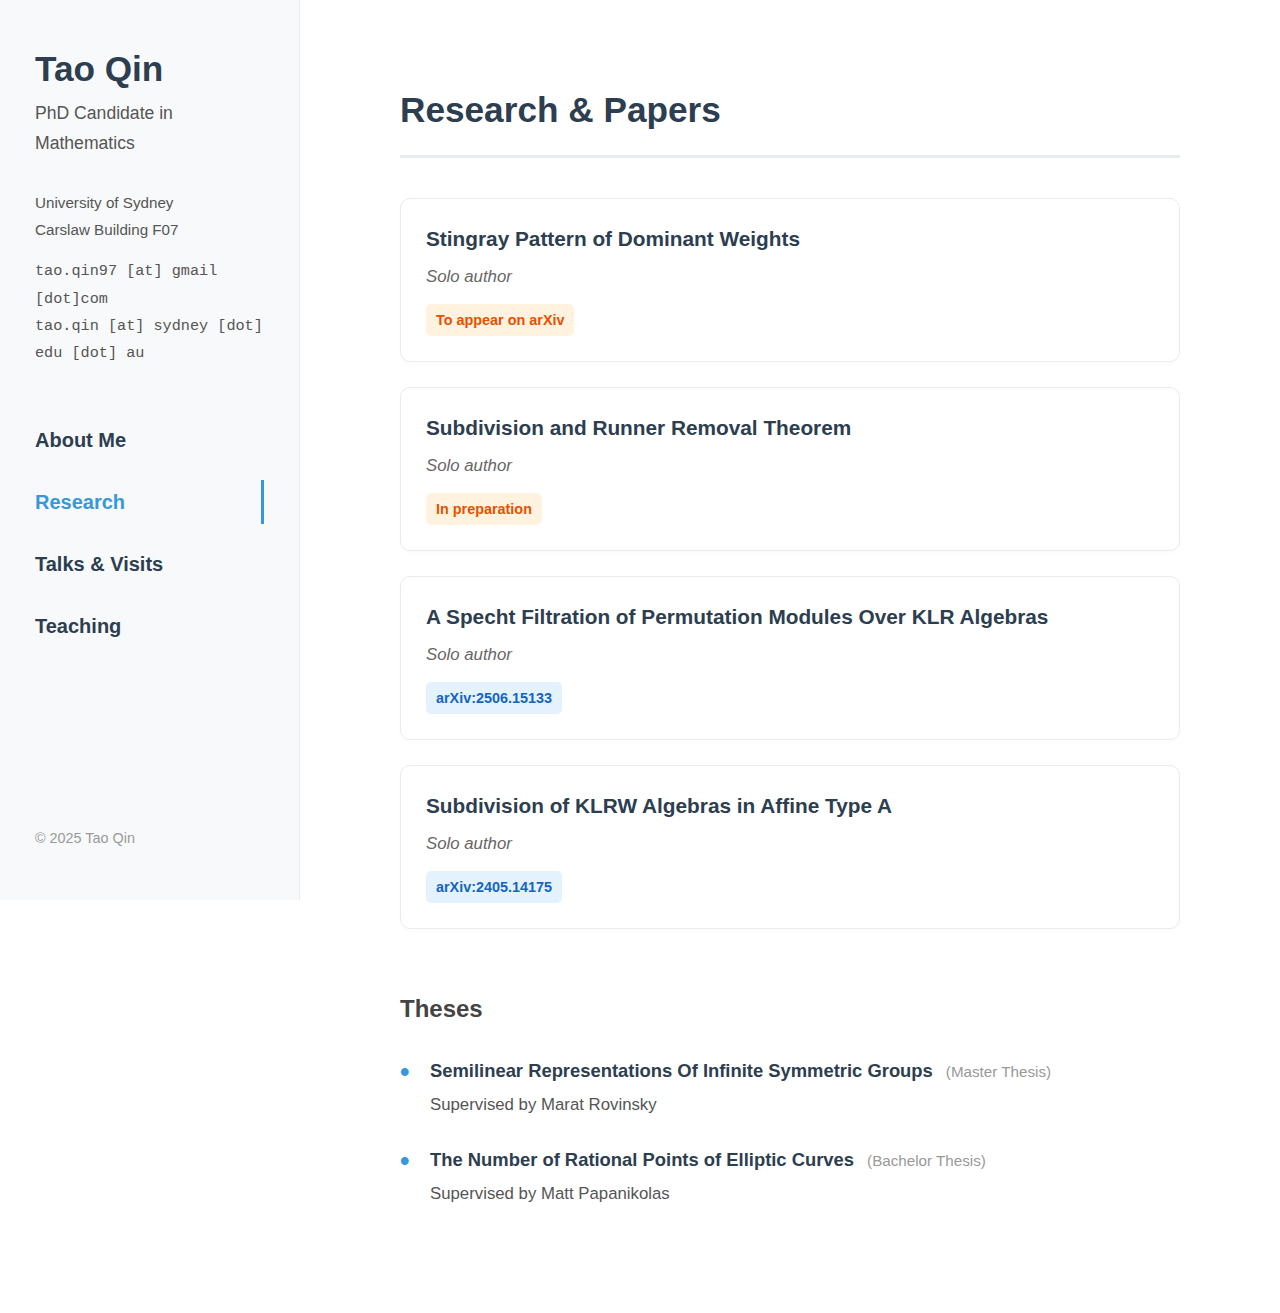
<file: research.html>
<!DOCTYPE html>
<html lang="en">
<head>
    <meta charset="UTF-8">
    <meta name="viewport" content="width=device-width, initial-scale=1.0">
    <title>Tao Qin | Research</title>
    <link rel="stylesheet" href="style.css">
</head>
<body>
    <aside class="sidebar">
        <div>
            <div class="profile-name">Tao Qin</div>
            <div class="profile-role">PhD Candidate in Mathematics</div>
            <div class="contact-info">
                <p style="margin: 0 0 15px 0;">University of Sydney<br>Carslaw Building F07</p>
                <span class="email">tao.qin97 [at] gmail [dot]com</span>
                <span class="email">tao.qin [at] sydney [dot] edu [dot] au</span>
            </div>
        </div>
        <ul class="nav-links">
            <li><a href="index.html">About Me</a></li>
            <li><a href="research.html" class="active">Research</a></li>
            <li><a href="talks.html">Talks & Visits</a></li>
            <li><a href="teaching.html">Teaching</a></li>
        </ul>
        <div style="margin-top: auto; font-size: 0.9rem; color: #999;">&copy; 2025 Tao Qin</div>
    </aside>

    <main class="main-content">
        <h2 class="section-title">Research & Papers</h2>
        
        <div class="paper-grid">
            <!-- <div class="paper-card">
                <div class="paper-title">Roquier Blocks of Cyclotomic KLR Algebras of Type C</div>
                <div class="paper-authors">Joint work with Huang Lin</div>
                <span class="paper-status status-prep">In preparation</span>
            </div> -->

            <div class="paper-card">
                <div class="paper-title">Stingray Pattern of Dominant Weights</div>
                <div class="paper-authors">Solo author</div>
                <span class="paper-status status-prep">To appear on arXiv</span>
            </div>

            <div class="paper-card">
                <div class="paper-title">Subdivision and Runner Removal Theorem</div>
                <div class="paper-authors">Solo author</div>
                <span class="paper-status status-prep">In preparation</span>
            </div>

            <div class="paper-card">
                <div class="paper-title">A Specht Filtration of Permutation Modules Over KLR Algebras</div>
                <div class="paper-authors">Solo author</div>
                <div style="margin-top:8px;">
                    <a href="https://arxiv.org/abs/2506.15133" class="paper-status status-arxiv">arXiv:2506.15133</a>
                </div>
            </div>

            <div class="paper-card">
                <div class="paper-title">Subdivision of KLRW Algebras in Affine Type A</div>
                <div class="paper-authors">Solo author</div>
                <div style="margin-top:8px;">
                    <a href="https://arxiv.org/abs/2405.14175" class="paper-status status-arxiv">arXiv:2405.14175</a>
                </div>
            </div>
        </div>
        
        <h3 style="font-size: 1.5rem; color: #444; margin-top: 60px; margin-bottom: 25px;">Theses</h3>
        <ul class="modern-list">
            <li>
                <span class="list-header">Semilinear Representations Of Infinite Symmetric Groups</span> <span class="list-date">(Master Thesis)</span><br>
                <span class="list-details">Supervised by Marat Rovinsky</span>
            </li>
            <li>
                <span class="list-header">The Number of Rational Points of Elliptic Curves</span> <span class="list-date">(Bachelor Thesis)</span><br>
                <span class="list-details">Supervised by Matt Papanikolas</span>
            </li>
        </ul>
    </main>
</body>
</html>
</file>
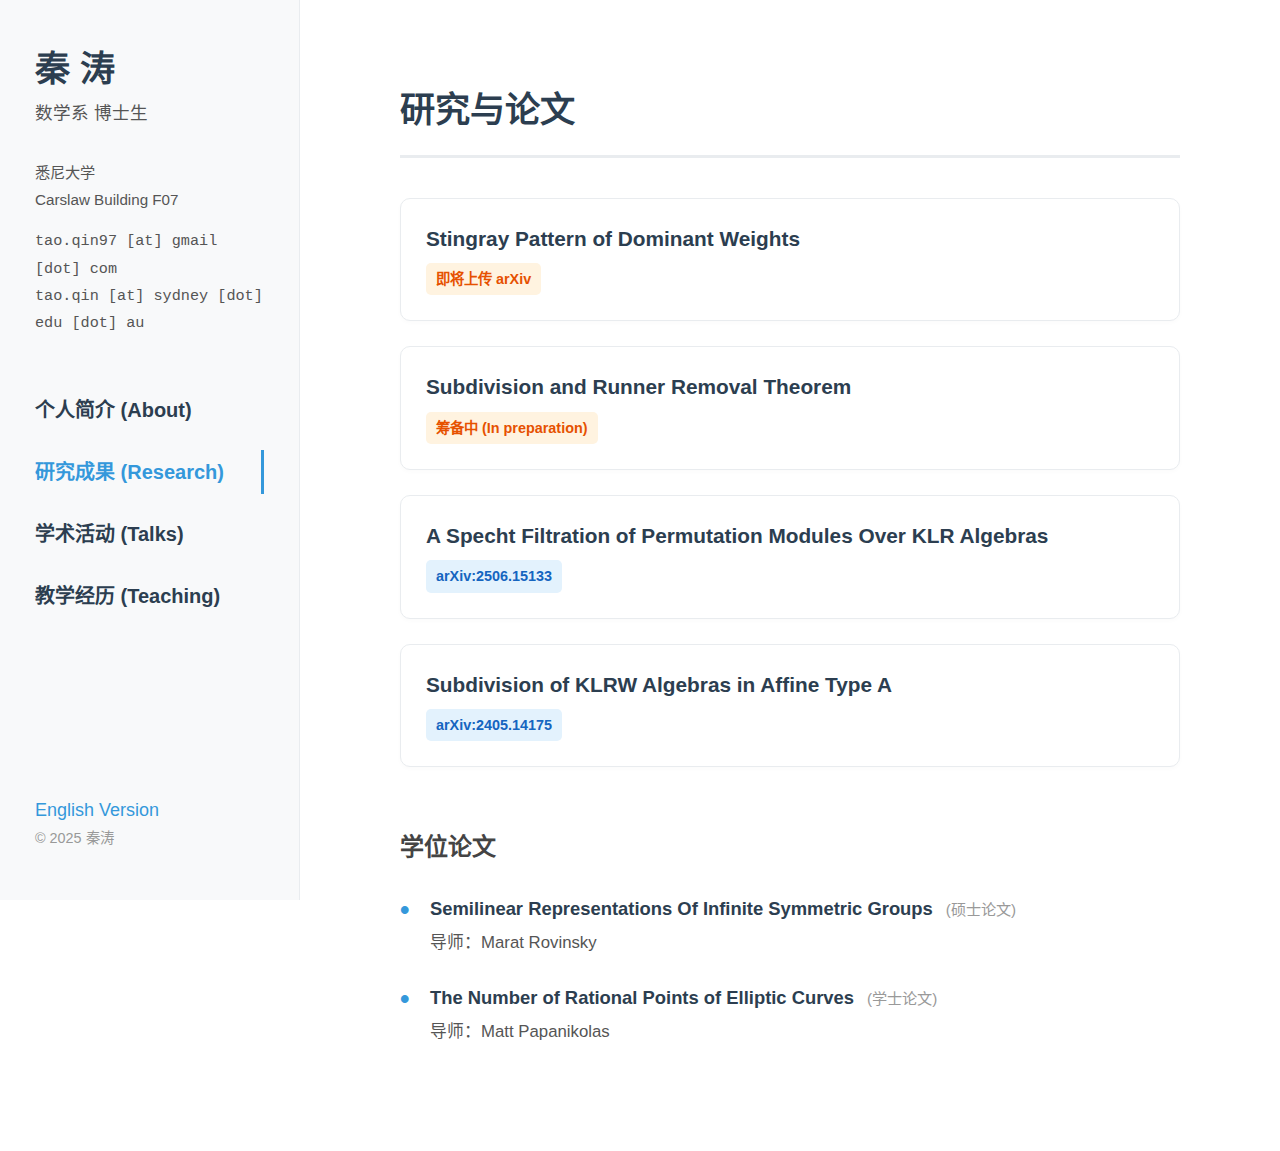
<file: research_cn.html>
<!DOCTYPE html>
<html lang="zh-CN">
<head>
    <meta charset="UTF-8">
    <meta name="viewport" content="width=device-width, initial-scale=1.0">
    <title>秦涛 | 研究成果</title>
    <link rel="stylesheet" href="style.css">
</head>
<body>
    <aside class="sidebar">
        <div>
            <div class="profile-name">秦 涛</div>
            <div class="profile-role">数学系 博士生</div>
            
            <div class="contact-info">
                <p style="margin: 0 0 15px 0;">
                    悉尼大学<br>
                    Carslaw Building F07
                </p>
                <span class="email">tao.qin97 [at] gmail [dot] com</span>
                <span class="email">tao.qin [at] sydney [dot] edu [dot] au</span>
            </div>
        </div>

        <ul class="nav-links">
            <li><a href="index_cn.html">个人简介 (About)</a></li>
            <li><a href="research_cn.html" class="active">研究成果 (Research)</a></li>
            <li><a href="talks_cn.html">学术活动 (Talks)</a></li>
            <li><a href="teaching_cn.html">教学经历 (Teaching)</a></li>
        </ul>

        <a href="research.html" class="lang-btn">English Version</a>

        <div style="margin-top: auto; font-size: 0.9rem; color: #999;">&copy; 2025 秦涛</div>
    </aside>

    <main class="main-content">
        <h2 class="section-title">研究与论文</h2>
        
        <div class="paper-grid">
            <div class="paper-card">
                <div class="paper-title">Stingray Pattern of Dominant Weights</div>
                <!-- <div class="paper-authors">独立作者</div> -->
                <span class="paper-status status-prep">即将上传 arXiv</span>
            </div>

            <div class="paper-card">
                <div class="paper-title">Subdivision and Runner Removal Theorem</div>
                <!-- <div class="paper-authors">独立作者</div> -->
                <span class="paper-status status-prep">筹备中 (In preparation)</span>
            </div>

            <div class="paper-card">
                <div class="paper-title">A Specht Filtration of Permutation Modules Over KLR Algebras</div>
                <!-- <div class="paper-authors">独立作者</div> -->
                <div style="margin-top:8px;">
                    <a href="https://arxiv.org/abs/2506.15133" class="paper-status status-arxiv">arXiv:2506.15133</a>
                </div>
            </div>

            <div class="paper-card">
                <div class="paper-title">Subdivision of KLRW Algebras in Affine Type A</div>
                <!-- <div class="paper-authors">独立作者</div> -->
                <div style="margin-top:8px;">
                    <a href="https://arxiv.org/abs/2405.14175" class="paper-status status-arxiv">arXiv:2405.14175</a>
                </div>
            </div>
        </div>
        
        <h3 style="font-size: 1.5rem; color: #444; margin-top: 60px; margin-bottom: 25px;">学位论文</h3>
        <ul class="modern-list">
            <li>
                <span class="list-header">Semilinear Representations Of Infinite Symmetric Groups</span> <span class="list-date">(硕士论文)</span><br>
                <span class="list-details">导师：Marat Rovinsky</span>
            </li>
            <li>
                <span class="list-header">The Number of Rational Points of Elliptic Curves</span> <span class="list-date">(学士论文)</span><br>
                <span class="list-details">导师：Matt Papanikolas</span>
            </li>
        </ul>
    </main>
</body>
</html>
</file>
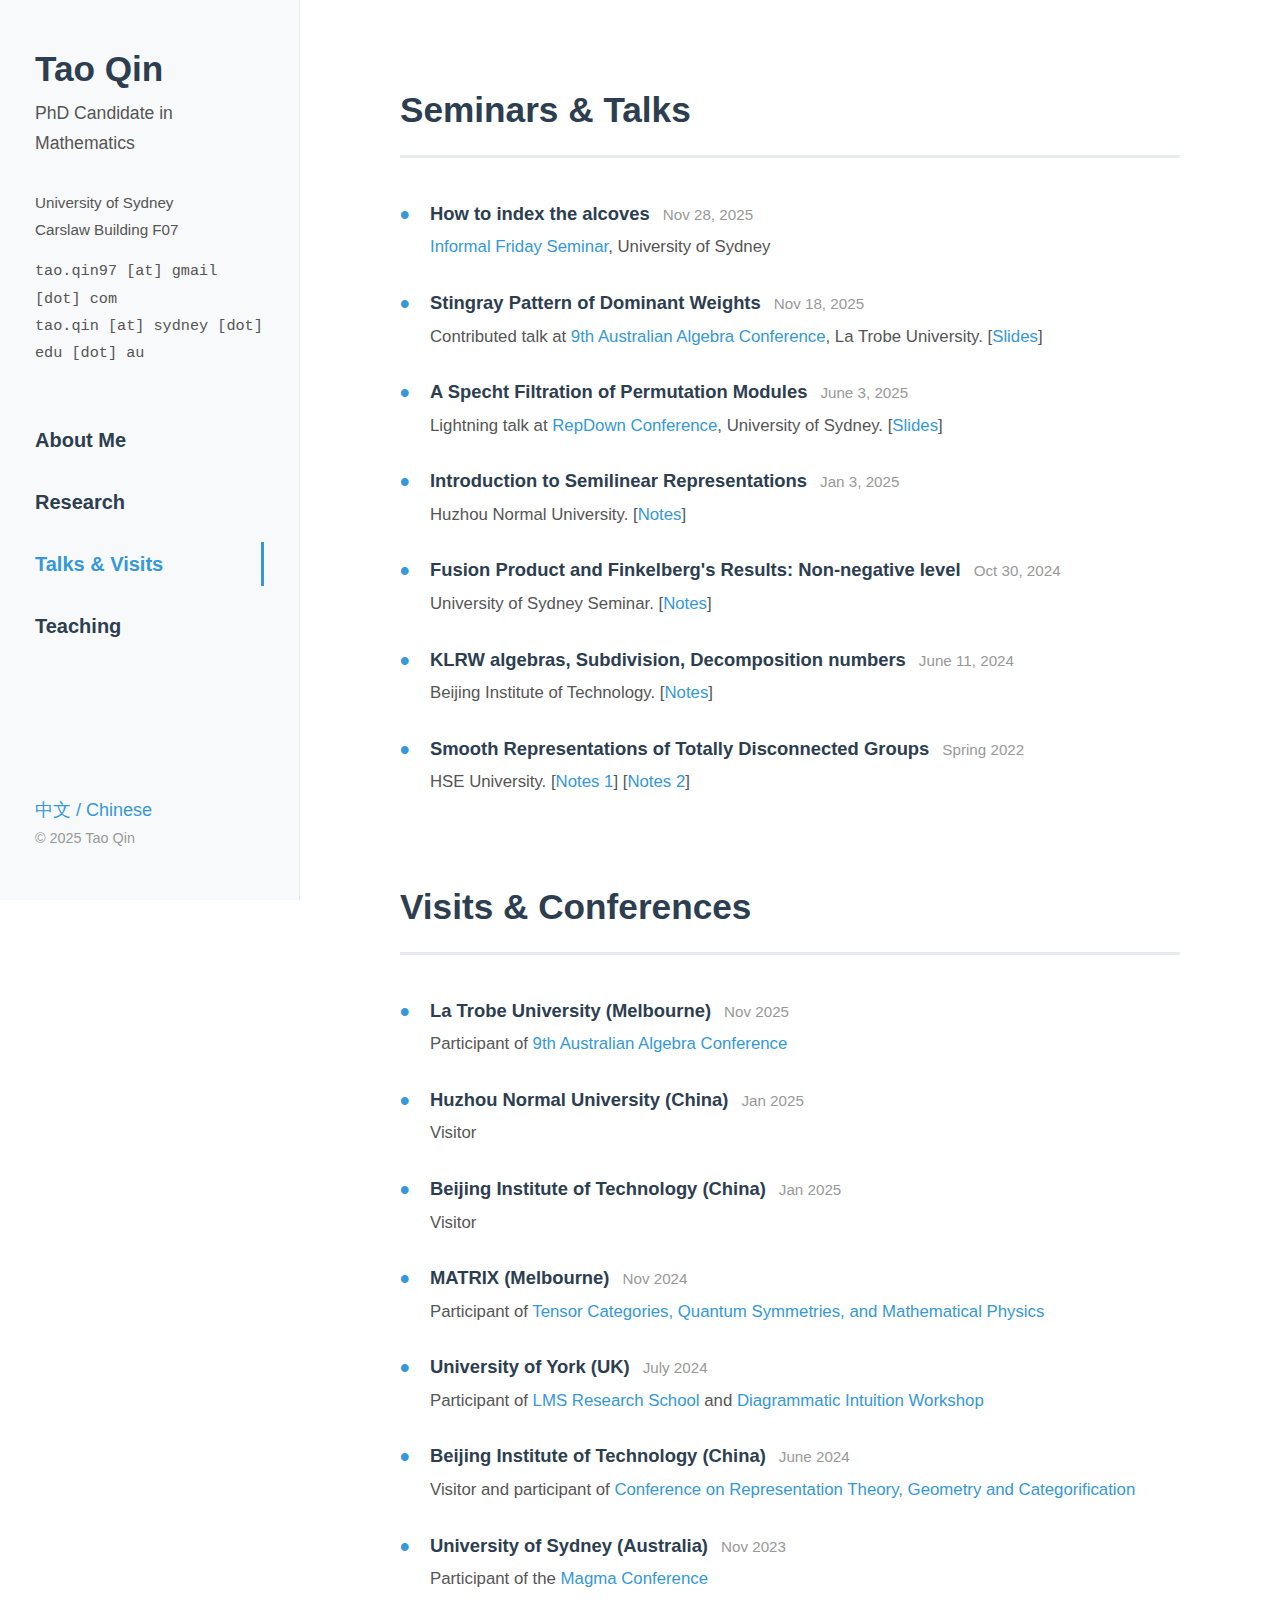
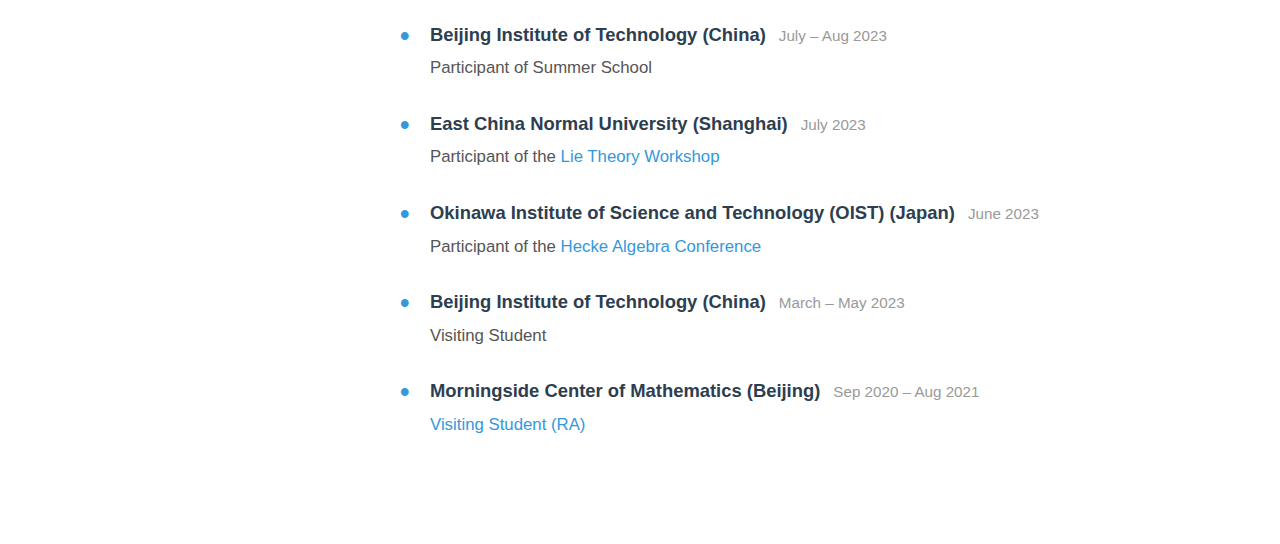
<file: talks.html>
<!DOCTYPE html>
<html lang="en">
<head>
    <meta charset="UTF-8">
    <meta name="viewport" content="width=device-width, initial-scale=1.0">
    <title>Tao Qin | Talks & Visits</title>
    <link rel="stylesheet" href="style.css">
</head>
<body>
    <aside class="sidebar">
        <div>
            <div class="profile-name">Tao Qin</div>
            <div class="profile-role">PhD Candidate in Mathematics</div>
            
            <div class="contact-info">
                <p style="margin: 0 0 15px 0;">
                    University of Sydney<br>
                    Carslaw Building F07
                </p>
                <span class="email">tao.qin97 [at] gmail [dot] com</span>
                <span class="email">tao.qin [at] sydney [dot] edu [dot] au</span>
            </div>
        </div>

        <ul class="nav-links">
            <li><a href="index.html">About Me</a></li>
            <li><a href="research.html">Research</a></li>
            <li><a href="talks.html" class="active">Talks & Visits</a></li>
            <li><a href="teaching.html">Teaching</a></li>
        </ul>

        <a href="index_cn.html" class="lang-btn">中文 / Chinese</a>

        <div style="margin-top: auto; font-size: 0.9rem; color: #999;">&copy; 2025 Tao Qin</div>
    </aside>

    <main class="main-content">
        <h2 class="section-title">Seminars & Talks</h2>
        <ul class="modern-list">
            <li>
                <span class="list-header">How to index the alcoves</span> <span class="list-date">Nov 28, 2025</span><br>
                <span class="list-details">
                    <a href="https://sites.google.com/view/ifssydney/home">Informal Friday Seminar</a>, University of Sydney
                </span>
            </li>
            <li>
                <span class="list-header">Stingray Pattern of Dominant Weights</span> <span class="list-date">Nov 18, 2025</span><br>
                <span class="list-details">
                    Contributed talk at <a href="https://9thaac.github.io/#talks">9th Australian Algebra Conference</a>, La Trobe University.
                    [<a href="https://drive.google.com/file/d/17Ve7GQ9726kwS7T1_3gVz8x1KiIfeQUu/view?usp=sharing">Slides</a>]
                </span>
            </li>
            <li>
                <span class="list-header">A Specht Filtration of Permutation Modules</span> <span class="list-date">June 3, 2025</span><br>
                <span class="list-details">
                    Lightning talk at <a href="https://www.maths.usyd.edu.au/u/repdown/#/Home">RepDown Conference</a>, University of Sydney.
                    [<a href="https://www.maths.usyd.edu.au/u/repdown/slides/Tao-Qin-lightning.pdf">Slides</a>]
                </span>
            </li>
            <li>
                <span class="list-header">Introduction to Semilinear Representations</span> <span class="list-date">Jan 3, 2025</span><br>
                <span class="list-details">
                    Huzhou Normal University.
                    [<a href="https://drive.google.com/file/d/1peIhHTluThK-fwZg1sa-KR3YFEdf9dOv/view?usp=drive_link">Notes</a>]
                </span>
            </li>
            <li>
                <span class="list-header">Fusion Product and Finkelberg's Results: Non-negative level</span> <span class="list-date">Oct 30, 2024</span><br>
                <span class="list-details">
                    University of Sydney Seminar.
                    [<a href="https://drive.google.com/file/d/1C9Fviaj_O6lAIo-oS6_MjFD7T_Rk_Kw_/view?usp=drive_link">Notes</a>]
                </span>
            </li>
            <li>
                <span class="list-header">KLRW algebras, Subdivision, Decomposition numbers</span> <span class="list-date">June 11, 2024</span><br>
                <span class="list-details">
                    Beijing Institute of Technology.
                    [<a href="https://drive.google.com/file/d/1k1iQSMyF8osLQ5FQXoAIoHrP1lIx6xJg/view?usp=drive_link">Notes</a>]
                </span>
            </li>
            <li>
                <span class="list-header">Smooth Representations of Totally Disconnected Groups</span> <span class="list-date">Spring 2022</span><br>
                <span class="list-details">
                    HSE University. 
                    [<a href="https://drive.google.com/file/d/1qzFALNC-0PIUSnqjA8MyHdr6w3bslIJs/view?usp=sharing">Notes 1</a>]
                    [<a href="https://drive.google.com/file/d/1u65hq5lTFrvOdii8lEnShVQrUgbGHG69/view?usp=sharing">Notes 2</a>]
                </span>
            </li>
        </ul>

        <h2 class="section-title" style="margin-top: 80px;">Visits & Conferences</h2>
        <ul class="modern-list">
            <li>
                <span class="list-header">La Trobe University (Melbourne)</span> <span class="list-date">Nov 2025</span><br>
                <span class="list-details">Participant of <a href="https://9thaac.github.io/#talks">9th Australian Algebra Conference</a></span>
            </li>
            <li>
                <span class="list-header">Huzhou Normal University (China)</span> <span class="list-date">Jan 2025</span><br>
                <span class="list-details">Visitor</span>
            </li>
            <li>
                <span class="list-header">Beijing Institute of Technology (China)</span> <span class="list-date">Jan 2025</span><br>
                <span class="list-details">Visitor</span>
            </li>
            <li>
                <span class="list-header">MATRIX (Melbourne)</span> <span class="list-date">Nov 2024</span><br>
                <span class="list-details">Participant of <a href="https://www.matrix-inst.org.au/events/tensor-categories-quantum-symmetries-and-mathematical-physics/">Tensor Categories, Quantum Symmetries, and Mathematical Physics</a></span>
            </li>
            <li>
                <span class="list-header">University of York (UK)</span> <span class="list-date">July 2024</span><br>
                <span class="list-details">Participant of <a href="https://sites.google.com/view/york-lms-research-school-2024/home">LMS Research School</a> and <a href="https://sites.google.com/view/diagrammatic-learning/home">Diagrammatic Intuition Workshop</a></span>
            </li>
            <li>
                <span class="list-header">Beijing Institute of Technology (China)</span> <span class="list-date">June 2024</span><br>
                <span class="list-details">Visitor and participant of <a href="https://math.bit.edu.cn/xsbg/06d41b7f2b3049528f53f83c1f89fa79.htm">Conference on Representation Theory, Geometry and Categorification</a></span>
            </li>
            <li>
                <span class="list-header">University of Sydney (Australia)</span> <span class="list-date">Nov 2023</span><br>
                <span class="list-details">Participant of the <a href="https://www.maths.usyd.edu.au/u/comalg/">Magma Conference</a></span>
            </li>
            <li>
                <span class="list-header">Beijing Institute of Technology (China)</span> <span class="list-date">July – Aug 2023</span><br>
                <span class="list-details">Participant of Summer School</span>
            </li>
            <li>
                <span class="list-header">East China Normal University (Shanghai)</span> <span class="list-date">July 2023</span><br>
                <span class="list-details">Participant of the <a href="https://math.ecnu.edu.cn/academia/lie2023/#courses">Lie Theory Workshop</a></span>
            </li>
            <li>
                <span class="list-header">Okinawa Institute of Science and Technology (OIST) (Japan)</span> <span class="list-date">June 2023</span><br>
                <span class="list-details">Participant of the <a href="https://groups.oist.jp/hecke-algebras-and-categorification">Hecke Algebra Conference</a></span>
            </li>
            <li>
                <span class="list-header">Beijing Institute of Technology (China)</span> <span class="list-date">March – May 2023</span><br>
                <span class="list-details">Visiting Student</span>
            </li>
            <li>
                <span class="list-header">Morningside Center of Mathematics (Beijing)</span> <span class="list-date">Sep 2020 – Aug 2021</span><br>
                <span class="list-details"><a href="http://www.mcm.ac.cn/people/visitors/">Visiting Student (RA)</a></span>
            </li>
        </ul>
    </main>
</body>
</html>
</file>
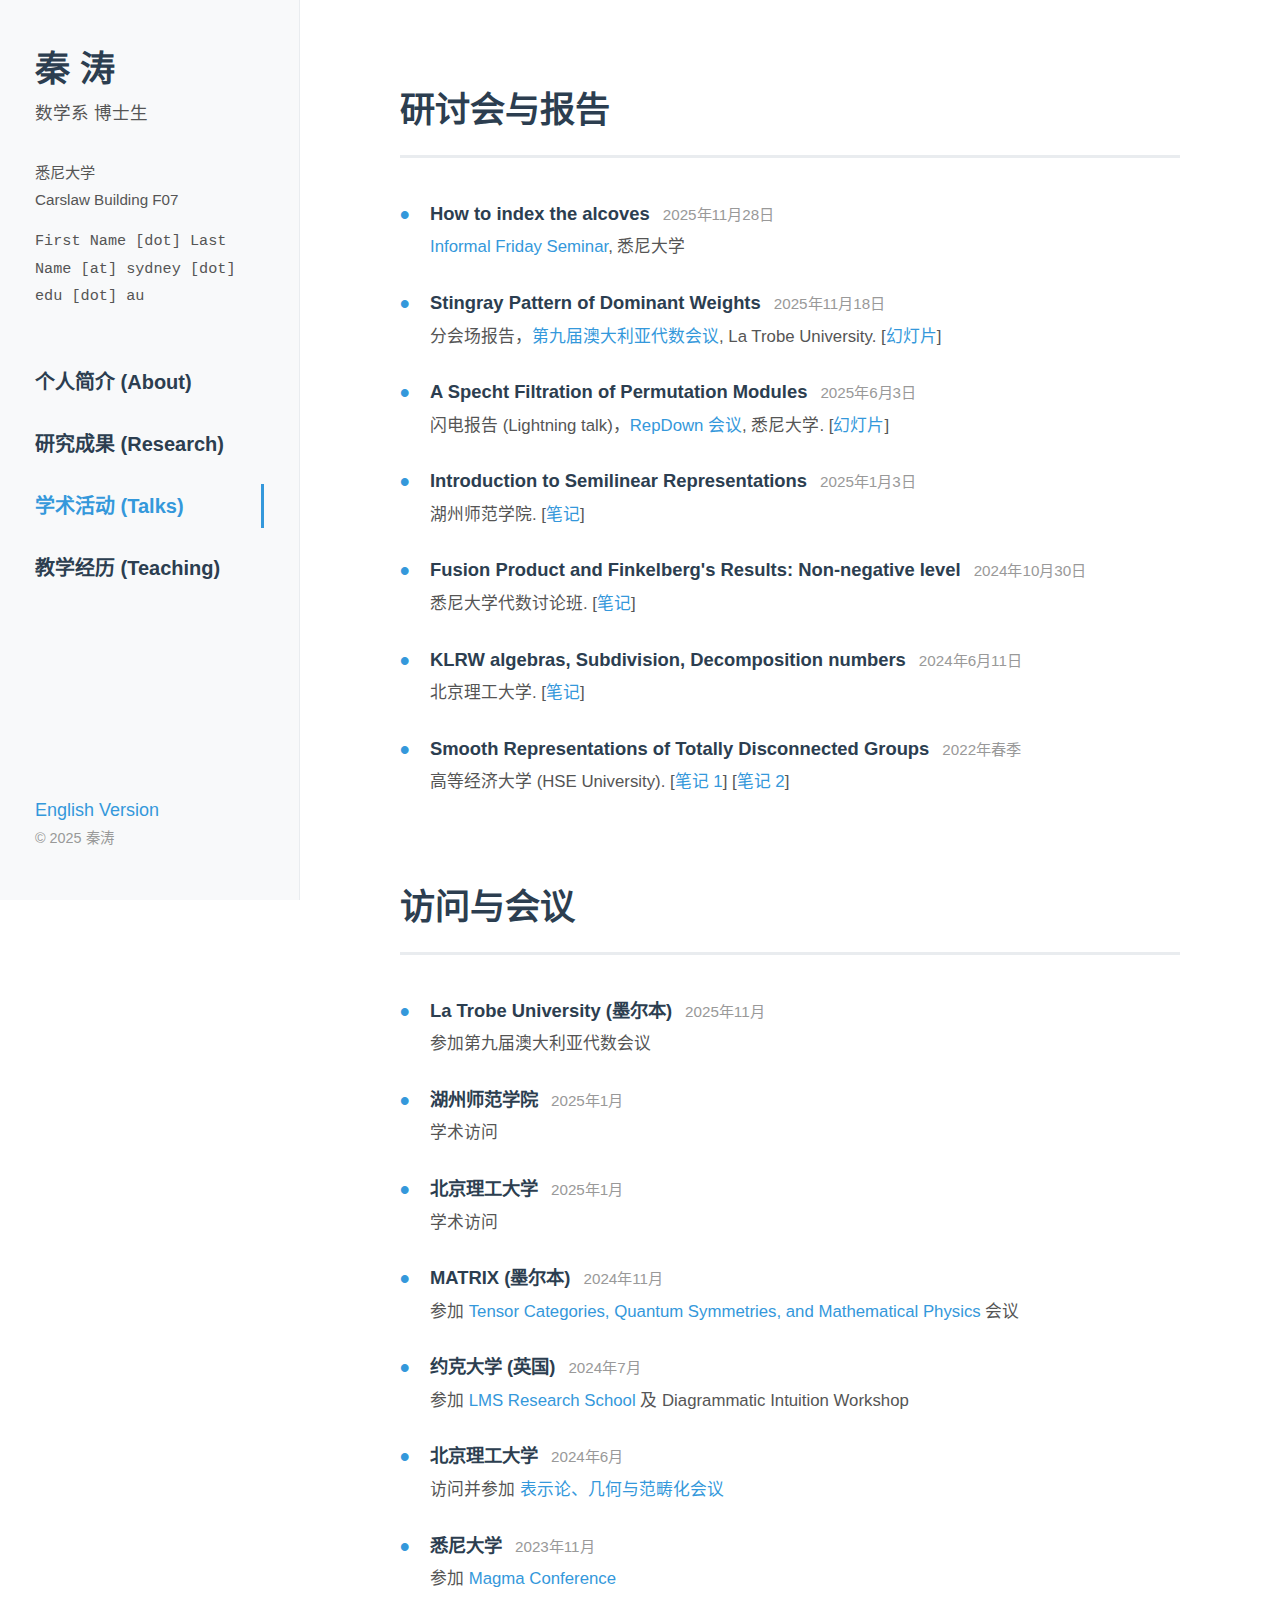
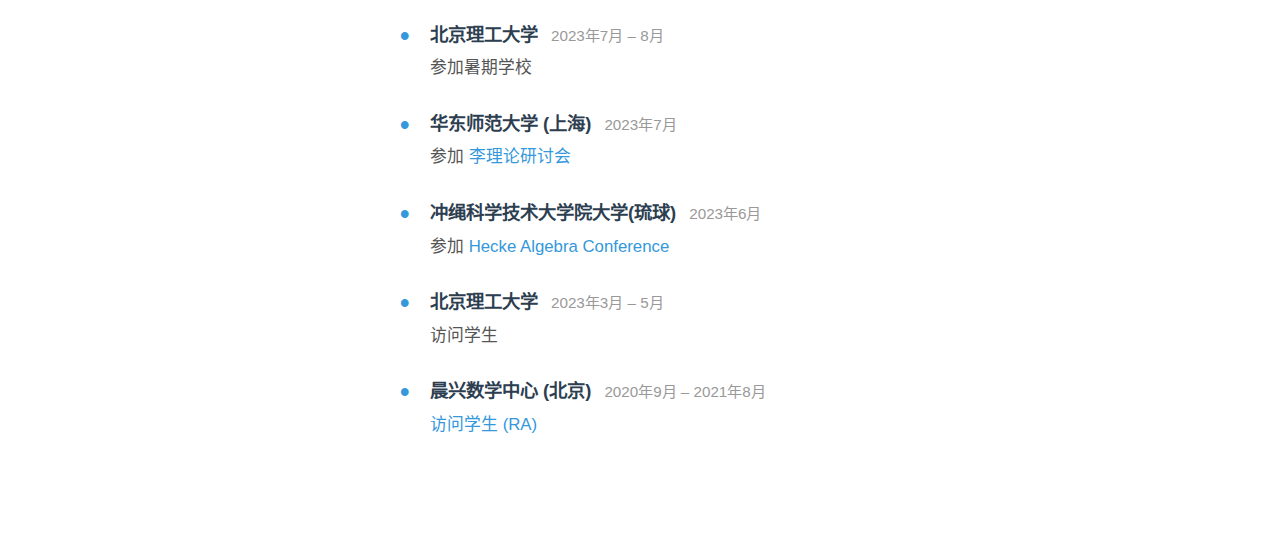
<file: talks_cn.html>
<!DOCTYPE html>
<html lang="zh-CN">
<head>
    <meta charset="UTF-8">
    <meta name="viewport" content="width=device-width, initial-scale=1.0">
    <title>秦涛 | 学术活动</title>
    <link rel="stylesheet" href="style.css">
</head>
<body>
    <aside class="sidebar">
        <div>
            <div class="profile-name">秦 涛</div>
            <div class="profile-role">数学系 博士生</div>
            
            <div class="contact-info">
                <p style="margin: 0 0 15px 0;">
                    悉尼大学<br>
                    Carslaw Building F07
                </p>
                <span class="email">First Name [dot] Last Name [at] sydney [dot] edu [dot] au</span>
            </div>
        </div>

        <ul class="nav-links">
            <li><a href="index_cn.html">个人简介 (About)</a></li>
            <li><a href="research_cn.html">研究成果 (Research)</a></li>
            <li><a href="talks_cn.html" class="active">学术活动 (Talks)</a></li>
            <li><a href="teaching_cn.html">教学经历 (Teaching)</a></li>
        </ul>

        <a href="talks.html" class="lang-btn">English Version</a>

        <div style="margin-top: auto; font-size: 0.9rem; color: #999;">&copy; 2025 秦涛</div>
    </aside>

    <main class="main-content">
        <h2 class="section-title">研讨会与报告</h2>
        <ul class="modern-list">
            <li>
                <span class="list-header">How to index the alcoves</span> <span class="list-date">2025年11月28日</span><br>
                <span class="list-details">
                    <a href="https://sites.google.com/view/ifssydney/home">Informal Friday Seminar</a>, 悉尼大学
                </span>
            </li>
            <li>
                <span class="list-header">Stingray Pattern of Dominant Weights</span> <span class="list-date">2025年11月18日</span><br>
                <span class="list-details">
                    分会场报告，<a href="https://9thaac.github.io/#talks">第九届澳大利亚代数会议</a>, La Trobe University.
                    [<a href="files/2025-11 La Trobe AAC Talk.pdf">幻灯片</a>]
                </span>
            </li>
            <li>
                <span class="list-header">A Specht Filtration of Permutation Modules</span> <span class="list-date">2025年6月3日</span><br>
                <span class="list-details">
                    闪电报告 (Lightning talk)，<a href="https://www.maths.usyd.edu.au/u/repdown/#/Home">RepDown 会议</a>, 悉尼大学.
                    [<a href="files/2025-06 Sydney Repdown.pdf">幻灯片</a>]
                </span>
            </li>
            <li>
                <span class="list-header">Introduction to Semilinear Representations</span> <span class="list-date">2025年1月3日</span><br>
                <span class="list-details">
                    湖州师范学院.
                    [<a href="files/2024-01 Huzhou Normal.pdf">笔记</a>]
                </span>
            </li>
            <li>
                <span class="list-header">Fusion Product and Finkelberg's Results: Non-negative level</span> <span class="list-date">2024年10月30日</span><br>
                <span class="list-details">
                    悉尼大学代数讨论班.
                    [<a href="files/Learning KL equivalence_ Nonnegative Level.pdf">笔记</a>]
                </span>
            </li>
            <li>
                <span class="list-header">KLRW algebras, Subdivision, Decomposition numbers</span> <span class="list-date">2024年6月11日</span><br>
                <span class="list-details">
                    北京理工大学.
                    [<a href="files/2024-06 BIT-KLRW.pdf">笔记</a>]
                </span>
            </li>
            <li>
                <span class="list-header">Smooth Representations of Totally Disconnected Groups</span> <span class="list-date">2022年春季</span><br>
                <span class="list-details">
                    高等经济大学 (HSE University).
                    [<a href="files/HSE1.pdf">笔记 1</a>]
                    [<a href="files/HSE2-Barsotti-ChevaueyThm.pdf">笔记 2</a>]
                </span>
            </li>
        </ul>

        <h2 class="section-title" style="margin-top: 80px;">访问与会议</h2>
        <ul class="modern-list">
            <li>
                <span class="list-header">La Trobe University (墨尔本)</span> <span class="list-date">2025年11月</span><br>
                <span class="list-details">参加第九届澳大利亚代数会议</span>
            </li>
            <li>
                <span class="list-header">湖州师范学院</span> <span class="list-date">2025年1月</span><br>
                <span class="list-details">学术访问</span>
            </li>
            <li>
                <span class="list-header">北京理工大学</span> <span class="list-date">2025年1月</span><br>
                <span class="list-details">学术访问</span>
            </li>
            <li>
                <span class="list-header">MATRIX (墨尔本)</span> <span class="list-date">2024年11月</span><br>
                <span class="list-details">参加 <a href="https://www.matrix-inst.org.au/events/tensor-categories-quantum-symmetries-and-mathematical-physics/">Tensor Categories, Quantum Symmetries, and Mathematical Physics</a> 会议</span>
            </li>
            <li>
                <span class="list-header">约克大学 (英国)</span> <span class="list-date">2024年7月</span><br>
                <span class="list-details">参加 <a href="https://sites.google.com/view/york-lms-research-school-2024/home">LMS Research School</a> 及 Diagrammatic Intuition Workshop</span>
            </li>
            <li>
                <span class="list-header">北京理工大学</span> <span class="list-date">2024年6月</span><br>
                <span class="list-details">访问并参加 <a href="https://math.bit.edu.cn/xsbg/06d41b7f2b3049528f53f83c1f89fa79.htm">表示论、几何与范畴化会议</a></span>
            </li>
            <li>
                <span class="list-header">悉尼大学</span> <span class="list-date">2023年11月</span><br>
                <span class="list-details">参加 <a href="https://www.maths.usyd.edu.au/u/comalg/">Magma Conference</a></span>
            </li>
            <li>
                <span class="list-header">北京理工大学</span> <span class="list-date">2023年7月 – 8月</span><br>
                <span class="list-details">参加暑期学校</span>
            </li>
            <li>
                <span class="list-header">华东师范大学 (上海)</span> <span class="list-date">2023年7月</span><br>
                <span class="list-details">参加 <a href="https://math.ecnu.edu.cn/academia/lie2023/#courses">李理论研讨会</a></span>
            </li>
            <li>
                <span class="list-header">冲绳科学技术大学院大学(琉球)</span> <span class="list-date">2023年6月</span><br>
                <span class="list-details">参加 <a href="https://groups.oist.jp/hecke-algebras-and-categorification">Hecke Algebra Conference</a></span>
            </li>
            <li>
                <span class="list-header">北京理工大学</span> <span class="list-date">2023年3月 – 5月</span><br>
                <span class="list-details">访问学生</span>
            </li>
            <li>
                <span class="list-header">晨兴数学中心 (北京)</span> <span class="list-date">2020年9月 – 2021年8月</span><br>
                <span class="list-details"><a href="http://www.mcm.ac.cn/people/visitors/">访问学生 (RA)</a></span>
            </li>
        </ul>
    </main>
</body>
</html>
</file>
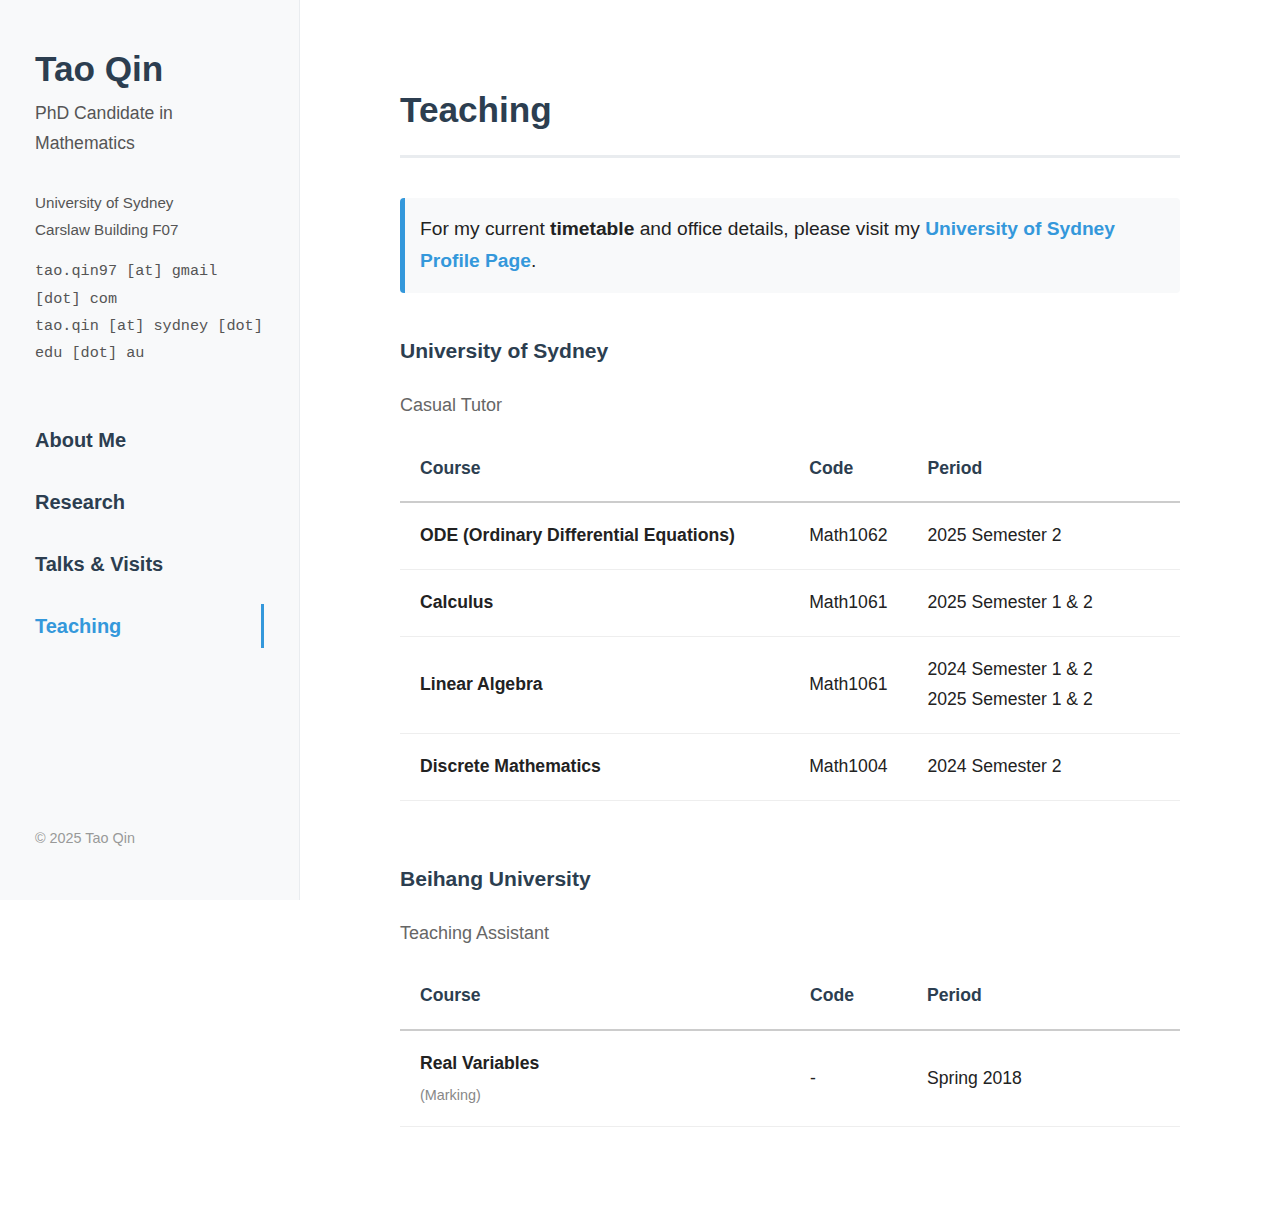
<file: teaching.html>
<!DOCTYPE html>
<html lang="en">
<head>
    <meta charset="UTF-8">
    <meta name="viewport" content="width=device-width, initial-scale=1.0">
    <title>Tao Qin | Teaching</title>
    <link rel="stylesheet" href="style.css">
</head>
<body>
    <aside class="sidebar">
        <div>
            <div class="profile-name">Tao Qin</div>
            <div class="profile-role">PhD Candidate in Mathematics</div>
            <div class="contact-info">
                <p style="margin: 0 0 15px 0;">University of Sydney<br>Carslaw Building F07</p>
                <span class="email">tao.qin97 [at] gmail [dot] com</span>
                <span class="email">tao.qin [at] sydney [dot] edu [dot] au</span>
            </div>
        </div>
        <ul class="nav-links">
            <li><a href="index.html">About Me</a></li>
            <li><a href="research.html">Research</a></li>
            <li><a href="talks.html">Talks & Visits</a></li>
            <li><a href="teaching.html" class="active">Teaching</a></li>
        </ul>
        <div style="margin-top: auto; font-size: 0.9rem; color: #999;">&copy; 2025 Tao Qin</div>
    </aside>

    <main class="main-content">
        <h2 class="section-title">Teaching</h2>
        
        <p style="font-size: 1.2rem; margin-bottom: 40px; background-color: #f8f9fa; padding: 15px; border-left: 5px solid #3498db; border-radius: 4px;">
            For my current <strong>timetable</strong> and office details, please visit my 
            <a href="https://www.maths.usyd.edu.au/ut/people?who=T_Qin" target="_blank"><strong>University of Sydney Profile Page</strong></a>.
        </p>

        <h3 style="color: #2c3e50; margin-top: 30px;">University of Sydney</h3>
        <p style="color: #666; margin-bottom: 15px;">Casual Tutor</p>
        <table class="teaching-table">
            <thead>
                <tr>
                    <th style="width: 50%;">Course</th>
                    <th style="width: 15%;">Code</th>
                    <th style="width: 35%;">Period</th>
                </tr>
            </thead>
            <tbody>
                <tr>
                    <td><strong>ODE (Ordinary Differential Equations)</strong></td>
                    <td>Math1062</td>
                    <td>2025 Semester 2</td>
                </tr>
                <tr>
                    <td><strong>Calculus</strong></td>
                    <td>Math1061</td>
                    <td>2025 Semester 1 & 2</td>
                </tr>
                <tr>
                    <td><strong>Linear Algebra</strong></td>
                    <td>Math1061</td>
                    <td>2024 Semester 1 & 2<br>2025 Semester 1 & 2</td>
                </tr>
                <tr>
                    <td><strong>Discrete Mathematics</strong></td>
                    <td>Math1004</td>
                    <td>2024 Semester 2</td>
                </tr>
            </tbody>
        </table>

        <h3 style="color: #2c3e50; margin-top: 60px;">Beihang University</h3>
        <p style="color: #666; margin-bottom: 15px;">Teaching Assistant</p>
        <table class="teaching-table">
            <thead>
                <tr>
                    <th style="width: 50%;">Course</th>
                    <th style="width: 15%;">Code</th>
                    <th style="width: 35%;">Period</th>
                </tr>
            </thead>
            <tbody>
                <tr>
                    <td>
                        <strong>Real Variables</strong>
                        <div style="font-size: 0.9rem; color: #888; margin-top: 4px;">(Marking)</div>
                    </td>
                    <td>-</td>
                    <td>Spring 2018</td>
                </tr>
            </tbody>
        </table>

    </main>
</body>
</html>
</file>
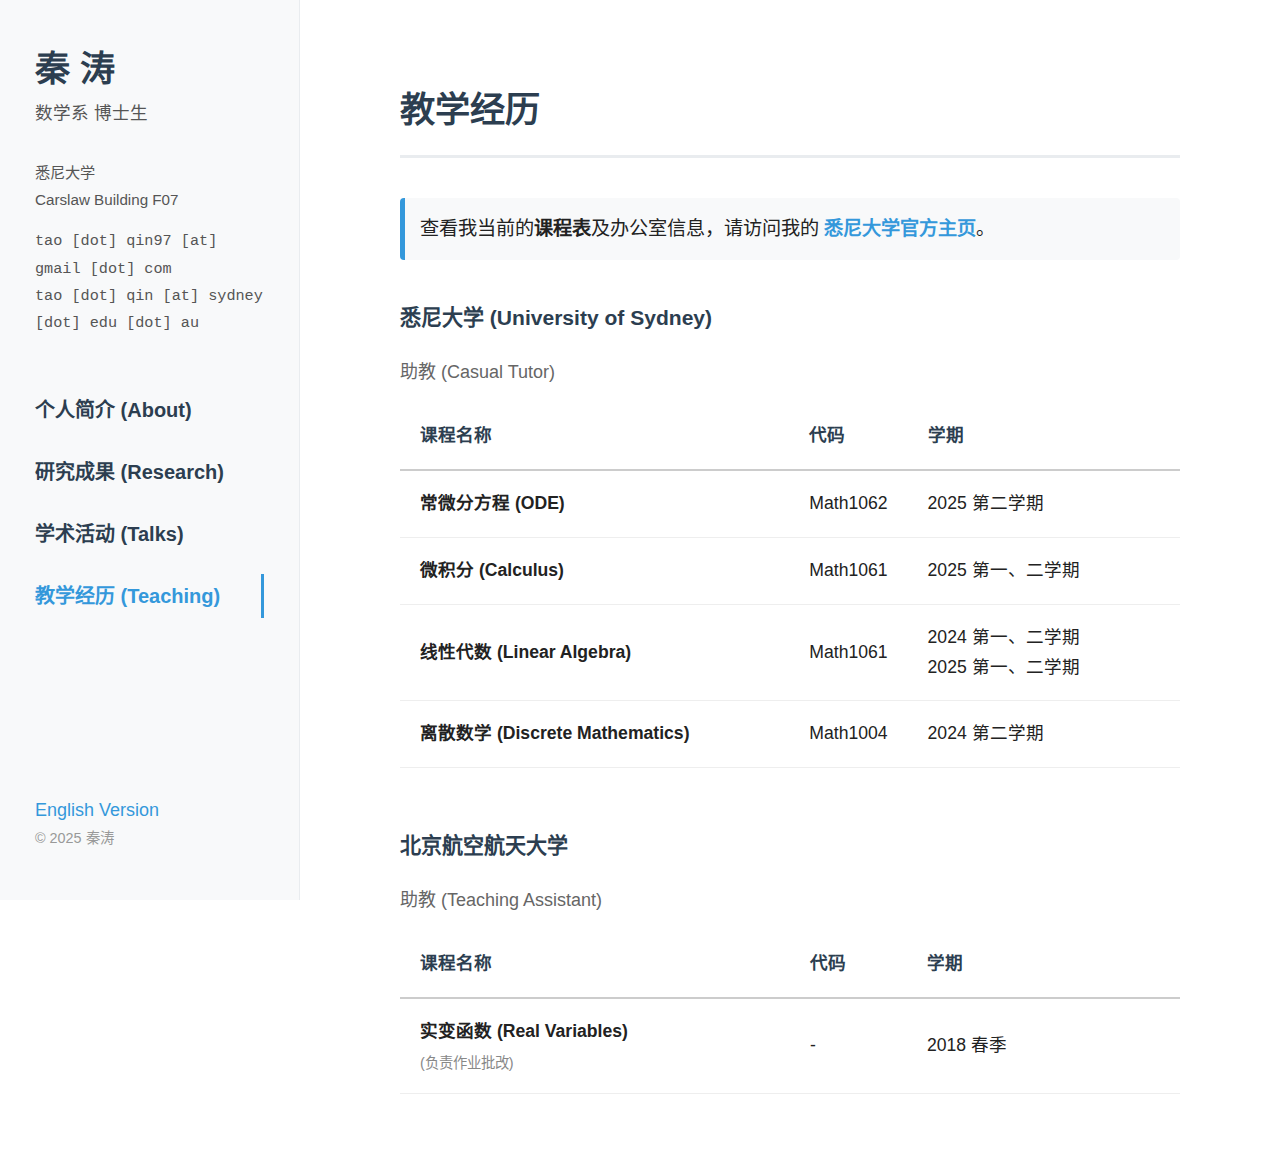
<file: teaching_cn.html>
<!DOCTYPE html>
<html lang="zh-CN">
<head>
    <meta charset="UTF-8">
    <meta name="viewport" content="width=device-width, initial-scale=1.0">
    <title>秦涛 | 教学经历</title>
    <link rel="stylesheet" href="style.css">
</head>
<body>
    <aside class="sidebar">
        <div>
            <div class="profile-name">秦 涛</div>
            <div class="profile-role">数学系 博士生</div>
            
            <div class="contact-info">
                <p style="margin: 0 0 15px 0;">
                    悉尼大学<br>
                    Carslaw Building F07
                </p>
                <span class="email">tao [dot] qin97 [at] gmail [dot] com</span>
                <span class="email">tao [dot] qin [at] sydney [dot] edu [dot] au</span>
            </div>
        </div>

        <ul class="nav-links">
            <li><a href="index_cn.html">个人简介 (About)</a></li>
            <li><a href="research_cn.html">研究成果 (Research)</a></li>
            <li><a href="talks_cn.html">学术活动 (Talks)</a></li>
            <li><a href="teaching_cn.html" class="active">教学经历 (Teaching)</a></li>
        </ul>

        <a href="teaching.html" class="lang-btn">English Version</a>

        <div style="margin-top: auto; font-size: 0.9rem; color: #999;">&copy; 2025 秦涛</div>
    </aside>

    <main class="main-content">
        <h2 class="section-title">教学经历</h2>
        
        <p style="font-size: 1.2rem; margin-bottom: 40px; background-color: #f8f9fa; padding: 15px; border-left: 5px solid #3498db; border-radius: 4px;">
            查看我当前的<strong>课程表</strong>及办公室信息，请访问我的
            <a href="https://www.maths.usyd.edu.au/ut/people?who=T_Qin" target="_blank"><strong>悉尼大学官方主页</strong></a>。
        </p>

        <h3 style="color: #2c3e50; margin-top: 30px;">悉尼大学 (University of Sydney)</h3>
        <p style="color: #666; margin-bottom: 15px;">助教 (Casual Tutor)</p>
        <table class="teaching-table">
            <thead>
                <tr>
                    <th style="width: 50%;">课程名称</th>
                    <th style="width: 15%;">代码</th>
                    <th style="width: 35%;">学期</th>
                </tr>
            </thead>
            <tbody>
                <tr>
                    <td><strong>常微分方程 (ODE)</strong></td>
                    <td>Math1062</td>
                    <td>2025 第二学期</td>
                </tr>
                <tr>
                    <td><strong>微积分 (Calculus)</strong></td>
                    <td>Math1061</td>
                    <td>2025 第一、二学期</td>
                </tr>
                <tr>
                    <td><strong>线性代数 (Linear Algebra)</strong></td>
                    <td>Math1061</td>
                    <td>2024 第一、二学期<br>2025 第一、二学期</td>
                </tr>
                <tr>
                    <td><strong>离散数学 (Discrete Mathematics)</strong></td>
                    <td>Math1004</td>
                    <td>2024 第二学期</td>
                </tr>
            </tbody>
        </table>

        <h3 style="color: #2c3e50; margin-top: 60px;">北京航空航天大学</h3>
        <p style="color: #666; margin-bottom: 15px;">助教 (Teaching Assistant)</p>
        <table class="teaching-table">
            <thead>
                <tr>
                    <th style="width: 50%;">课程名称</th>
                    <th style="width: 15%;">代码</th>
                    <th style="width: 35%;">学期</th>
                </tr>
            </thead>
            <tbody>
                <tr>
                    <td>
                        <strong>实变函数 (Real Variables)</strong>
                        <div style="font-size: 0.9rem; color: #888; margin-top: 4px;">(负责作业批改)</div>
                    </td>
                    <td>-</td>
                    <td>2018 春季</td>
                </tr>
            </tbody>
        </table>

    </main>
</body>
</html>
</file>
<file: style.css>
/* style.css */

:root {
    --primary: #2c3e50;       /* 深色主调 */
    --accent: #3498db;        /* 亮蓝强调色 */
    --bg-sidebar: #f8f9fa;    /* 侧边栏背景 */
    --bg-content: #ffffff;    /* 内容背景 */
    --text-main: #222;        /* 正文颜色（加深） */
    --text-light: #555;       /* 辅助文字颜色 */
    --border-color: #e9ecef;
}

* { box-sizing: border-box; }

body {
    /* 基础字体调大到 18px (1.125rem)，行高增加 */
    font-family: -apple-system, BlinkMacSystemFont, "Segoe UI", Roboto, "Helvetica Neue", Arial, sans-serif;
    margin: 0;
    padding: 0;
    color: var(--text-main);
    display: flex;
    min-height: 100vh;
    font-size: 1.125rem; 
    line-height: 1.7; 
}

a { text-decoration: none; color: var(--accent); transition: color 0.2s; }
a:hover { color: #1d6fa5; text-decoration: underline; }

/* --- 侧边栏 --- */
.sidebar {
    width: 300px; /* 稍微加宽 */
    background-color: var(--bg-sidebar);
    padding: 50px 35px;
    position: fixed;
    height: 100vh;
    overflow-y: auto;
    border-right: 1px solid var(--border-color);
    display: flex;
    flex-direction: column;
}

.profile-name {
    font-size: 2.2rem; /* 名字加大 */
    font-weight: 800;
    color: var(--primary);
    margin-bottom: 10px;
    line-height: 1.1;
}

.profile-role {
    font-size: 1.1rem;
    color: var(--text-light);
    margin-bottom: 30px;
    font-weight: 500;
}

.contact-info {
    font-size: 0.95rem;
    color: var(--text-light);
    margin-bottom: 50px;
    line-height: 1.8;
}
.contact-info .email { display: block; font-family: monospace; }

/* 导航菜单 */
.nav-links { list-style: none; padding: 0; margin: 0; flex-grow: 1; }
.nav-links li { margin-bottom: 18px; }
.nav-links a {
    color: var(--primary);
    font-weight: 600;
    font-size: 1.25rem; /* 菜单字体加大 */
    display: block;
    padding: 5px 0;
}
.nav-links a:hover { color: var(--accent); padding-left: 8px; text-decoration: none; }
.nav-links a.active { color: var(--accent); border-right: 3px solid var(--accent); } /* 当前页面高亮 */

/* --- 右侧内容 --- */
.main-content {
    flex: 1;
    margin-left: 300px;
    padding: 80px 100px; /* 增加内边距，更有呼吸感 */
    background-color: var(--bg-content);
    max-width: 1200px; /* 防止在大屏幕上太宽 */
}

.section-title {
    font-size: 2.2rem; /* 标题加大 */
    color: var(--primary);
    border-bottom: 3px solid var(--border-color);
    padding-bottom: 15px;
    margin-bottom: 40px;
    margin-top: 0;
}

/* --- 组件样式 --- */
.edu-item {
    margin-bottom: 30px;
    padding-left: 20px;
    border-left: 4px solid var(--border-color);
}
.edu-school { font-weight: 700; font-size: 1.3rem; color: var(--primary); }
.edu-meta { color: var(--text-light); font-size: 1.05rem; margin-top: 5px; }

.paper-grid { display: grid; grid-template-columns: 1fr; gap: 25px; }
.paper-card {
    background: #fff;
    border: 1px solid var(--border-color);
    border-radius: 10px;
    padding: 25px;
    box-shadow: 0 2px 5px rgba(0,0,0,0.02);
    transition: transform 0.2s;
}
.paper-card:hover { transform: translateY(-3px); border-color: var(--accent); }
.paper-title { font-weight: 700; font-size: 1.3rem; margin-bottom: 10px; color: var(--primary); line-height: 1.4; }
.paper-authors { font-style: italic; color: #666; font-size: 1.05rem; margin-bottom: 12px; }
.paper-status {
    display: inline-block; padding: 4px 10px; border-radius: 5px;
    font-size: 0.9rem; font-weight: 600; background-color: #f0f0f0; color: #555;
}
.status-arxiv { background-color: #e3f2fd; color: #1565c0; }
.status-prep { background-color: #fff3e0; color: #e65100; }

/* 列表样式 */
ul.modern-list { list-style: none; padding: 0; }
ul.modern-list li { margin-bottom: 25px; position: relative; padding-left: 30px; }
ul.modern-list li::before {
    content: "•"; color: var(--accent); font-weight: bold;
    font-size: 1.5em; position: absolute; left: 0; top: -5px;
}
.list-header { font-weight: 700; color: var(--primary); font-size: 1.15rem; }
.list-details { font-size: 1.05rem; color: var(--text-light); display: block; margin-top: 4px; }
.list-date { font-size: 0.95rem; color: #999; font-weight: normal; margin-left: 8px; }

/* 表格样式 */
.teaching-table { width: 100%; border-collapse: collapse; margin-top: 15px; font-size: 1.1rem; }
.teaching-table th, .teaching-table td { text-align: left; padding: 18px 20px; border-bottom: 1px solid #eee; }
.teaching-table th { color: var(--primary); font-weight: 700; border-bottom: 2px solid #ccc; }

/* 移动端适配 */
@media (max-width: 900px) {
    body { flex-direction: column; }
    .sidebar { width: 100%; height: auto; position: relative; padding: 40px 20px; border-right: none; border-bottom: 1px solid var(--border-color); }
    .main-content { margin-left: 0; padding: 40px 20px; }
    .nav-links a.active { border-right: none; color: var(--accent); text-decoration: underline; }
}
</file>
